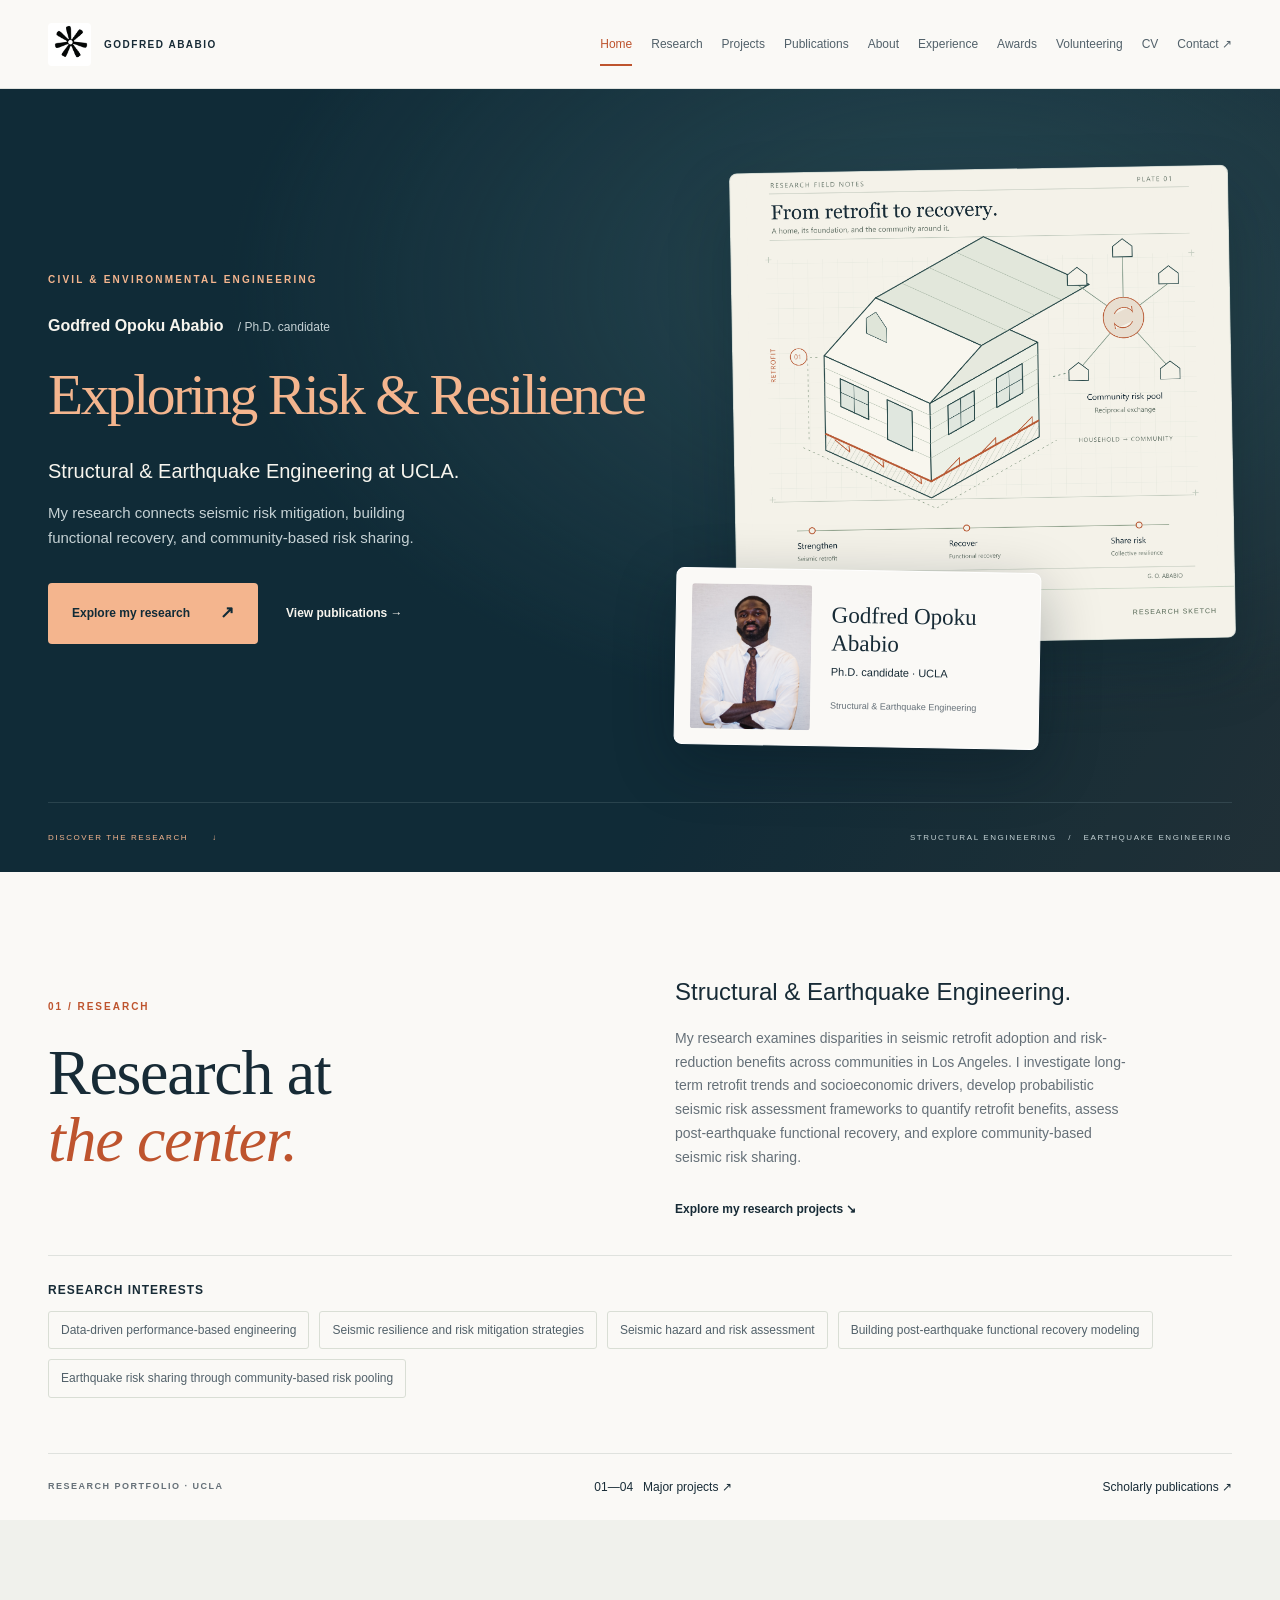
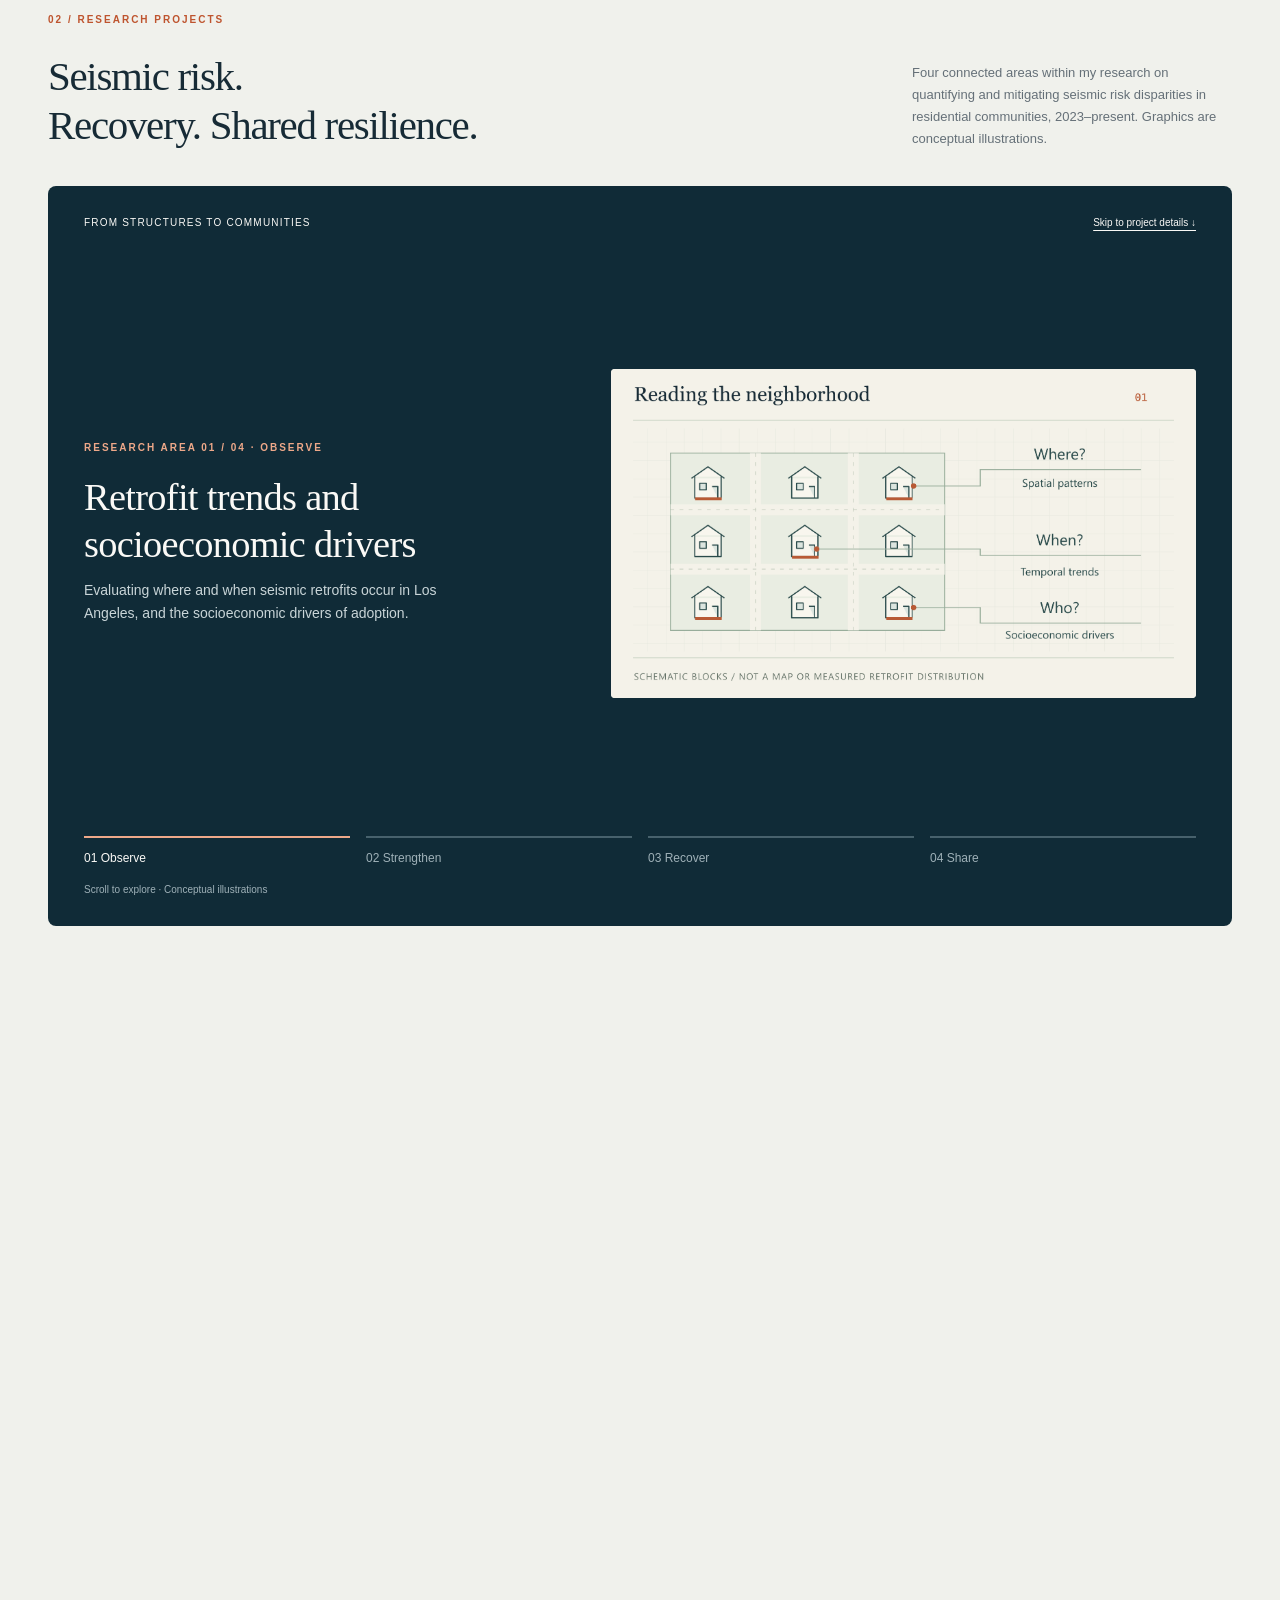
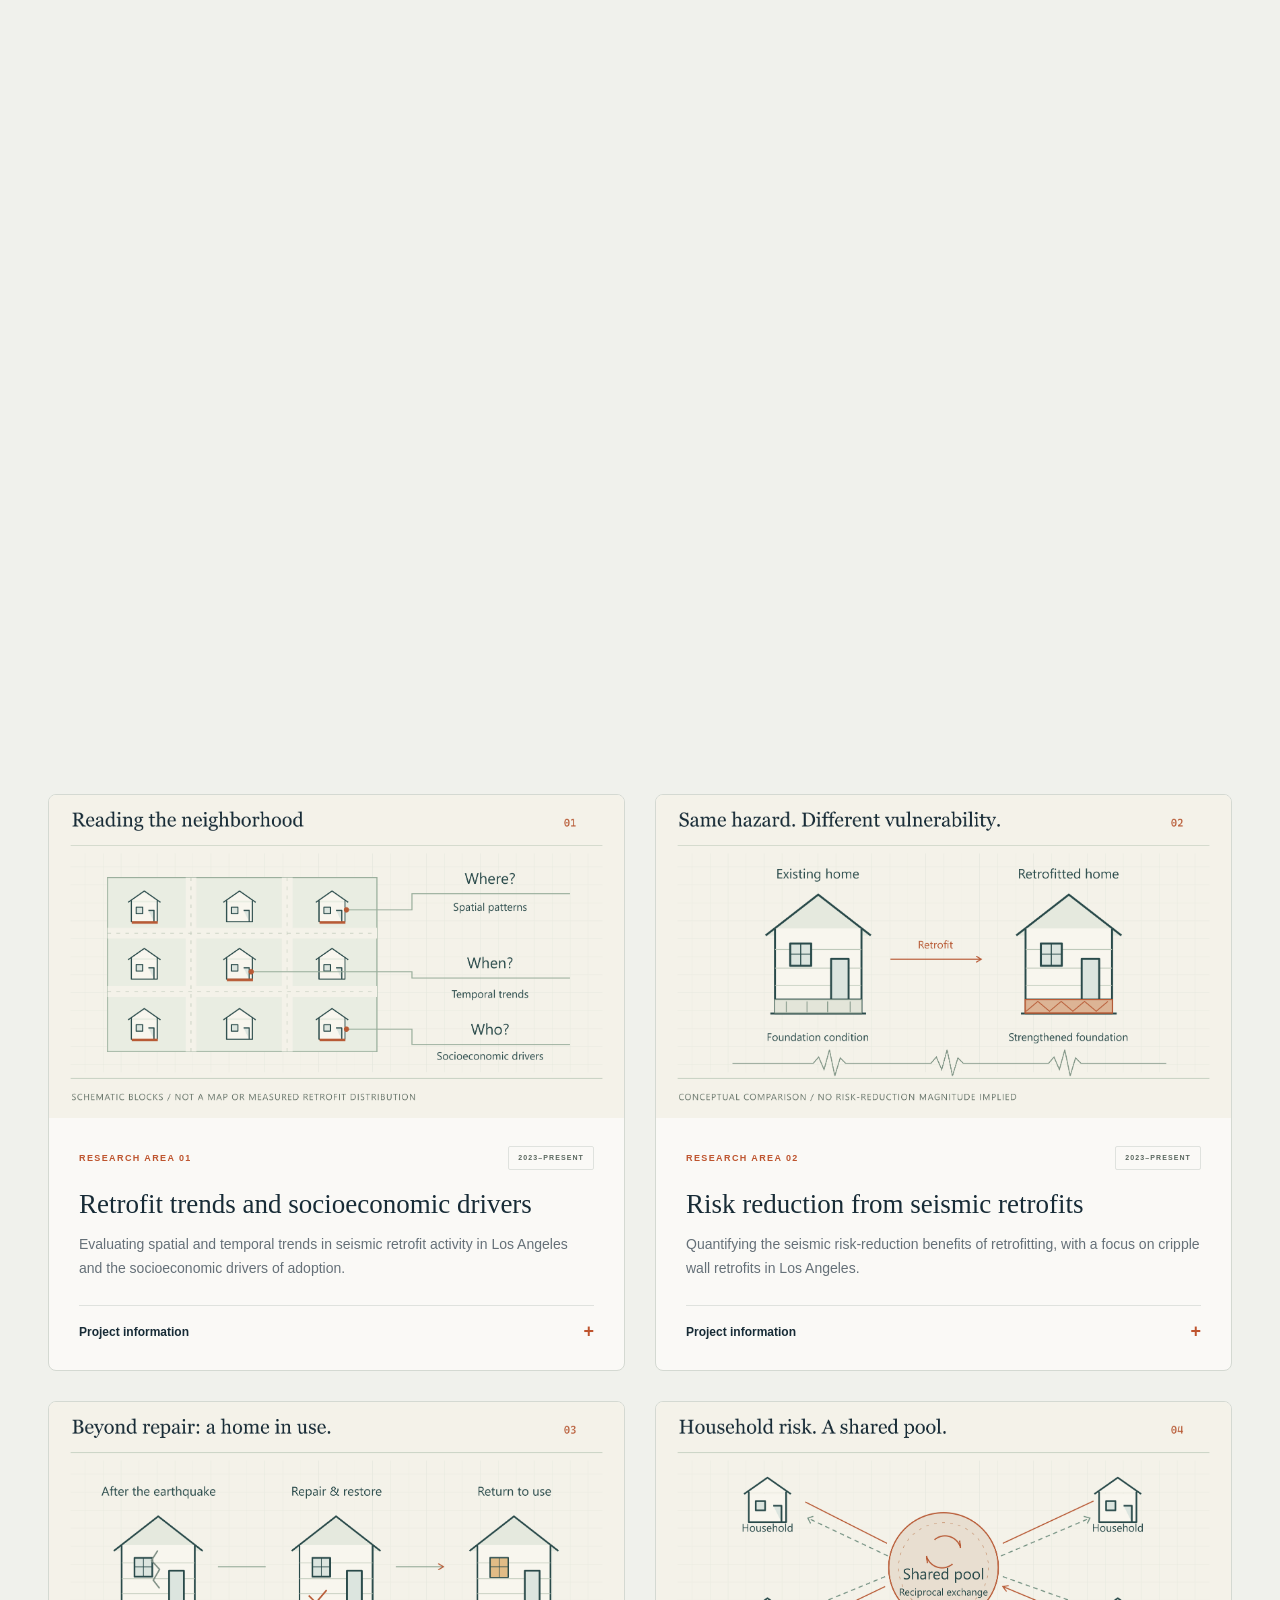
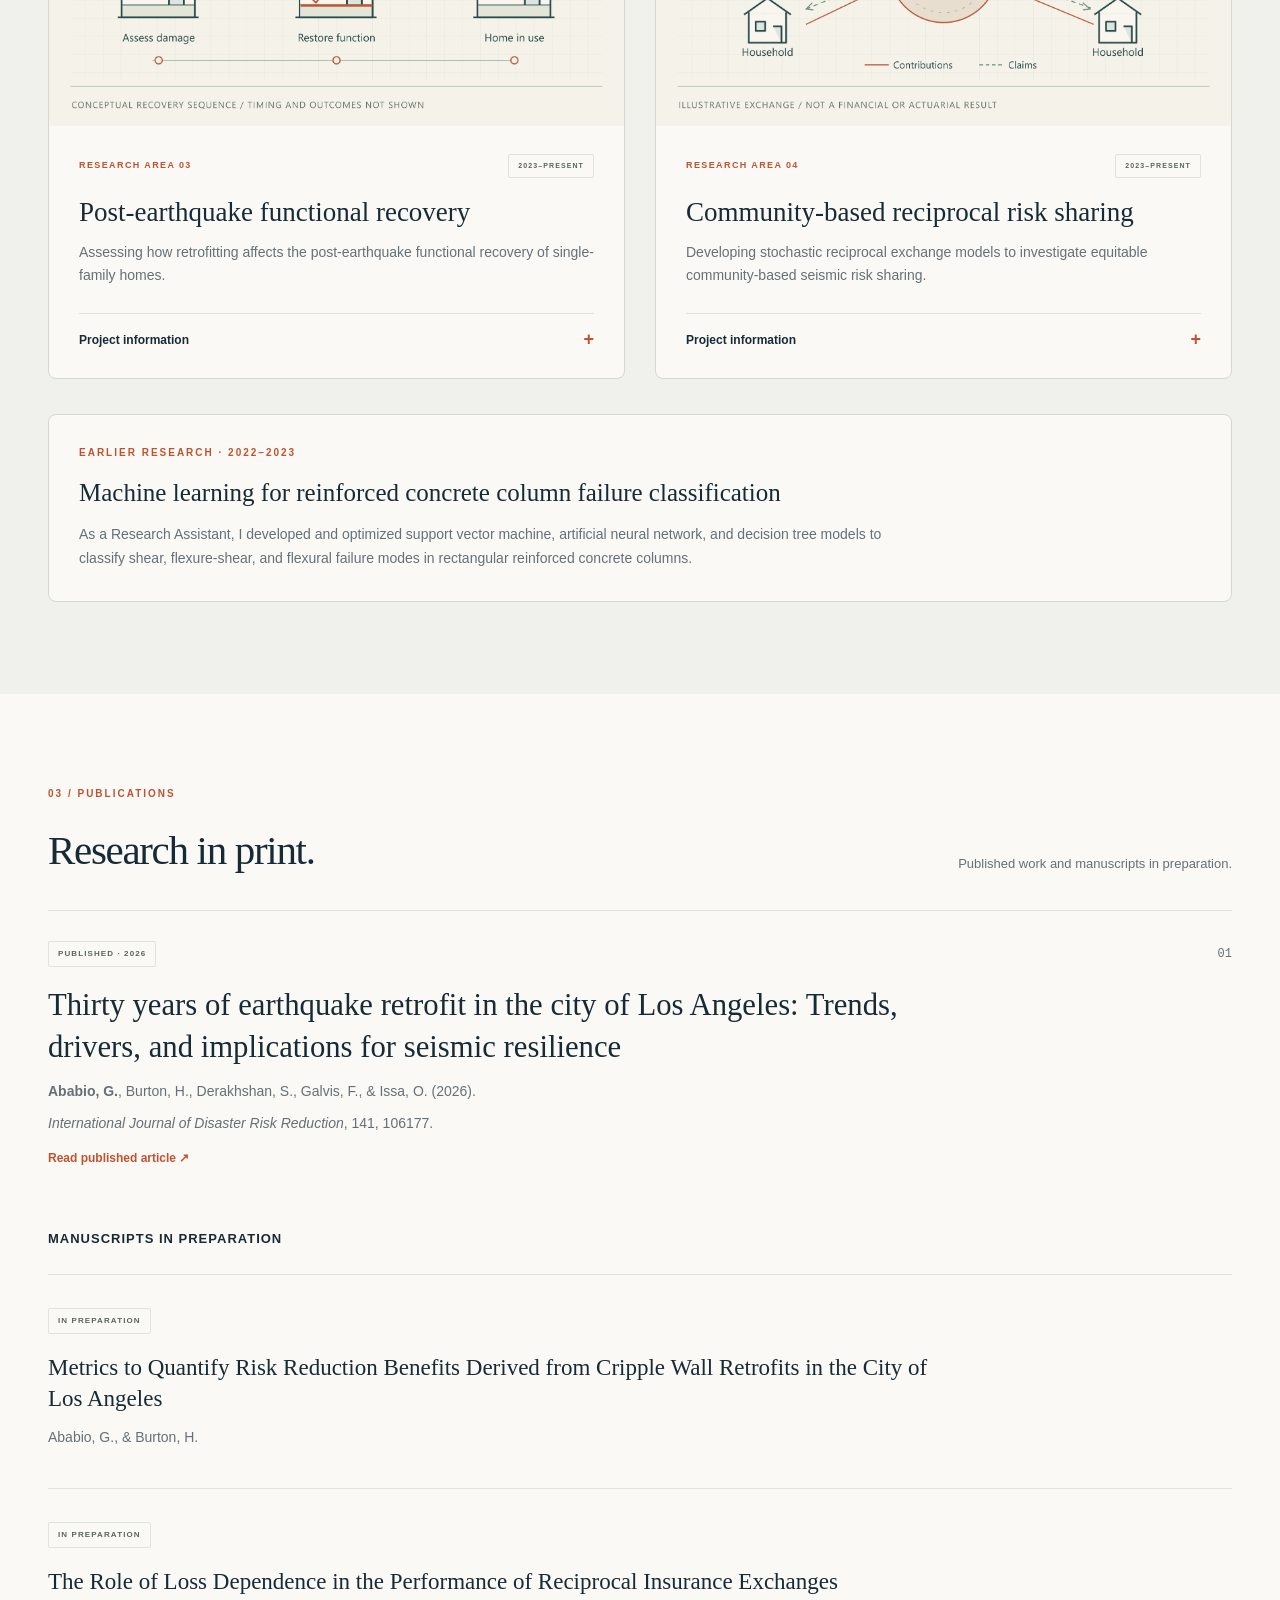
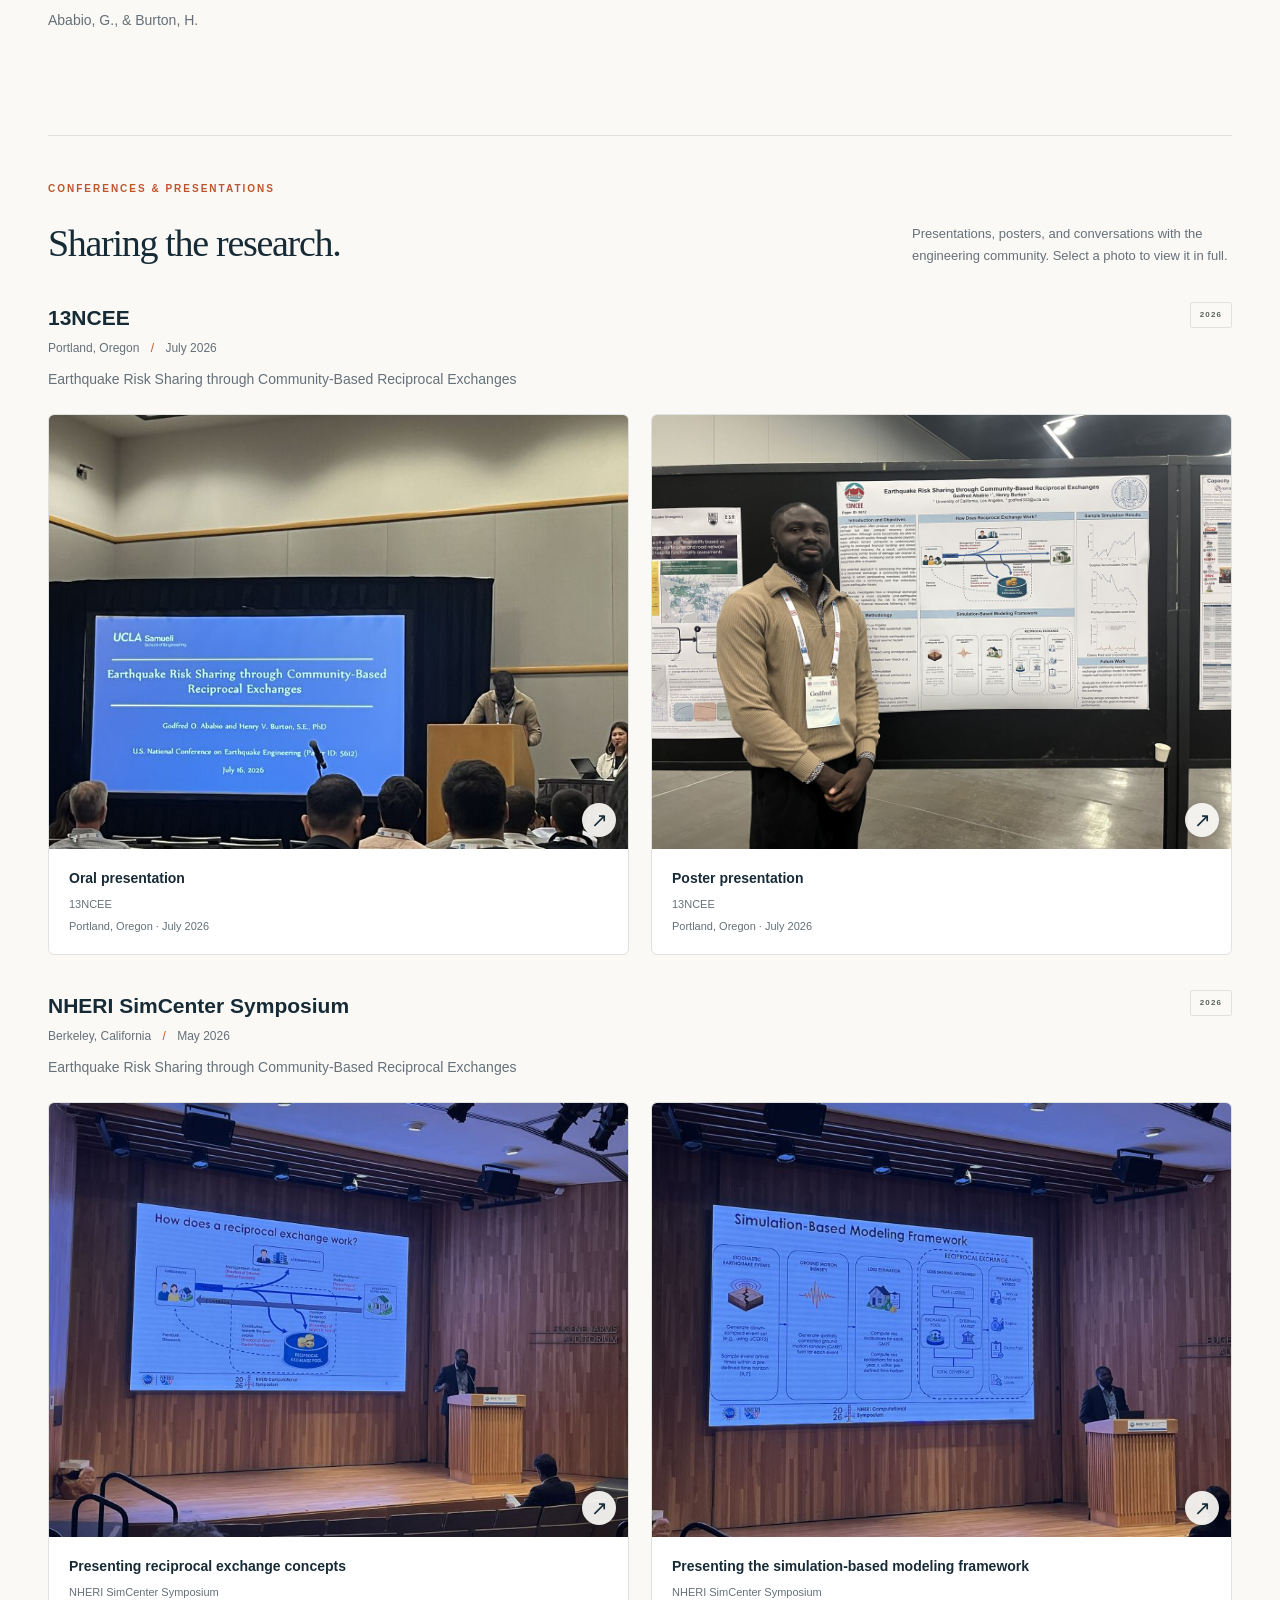
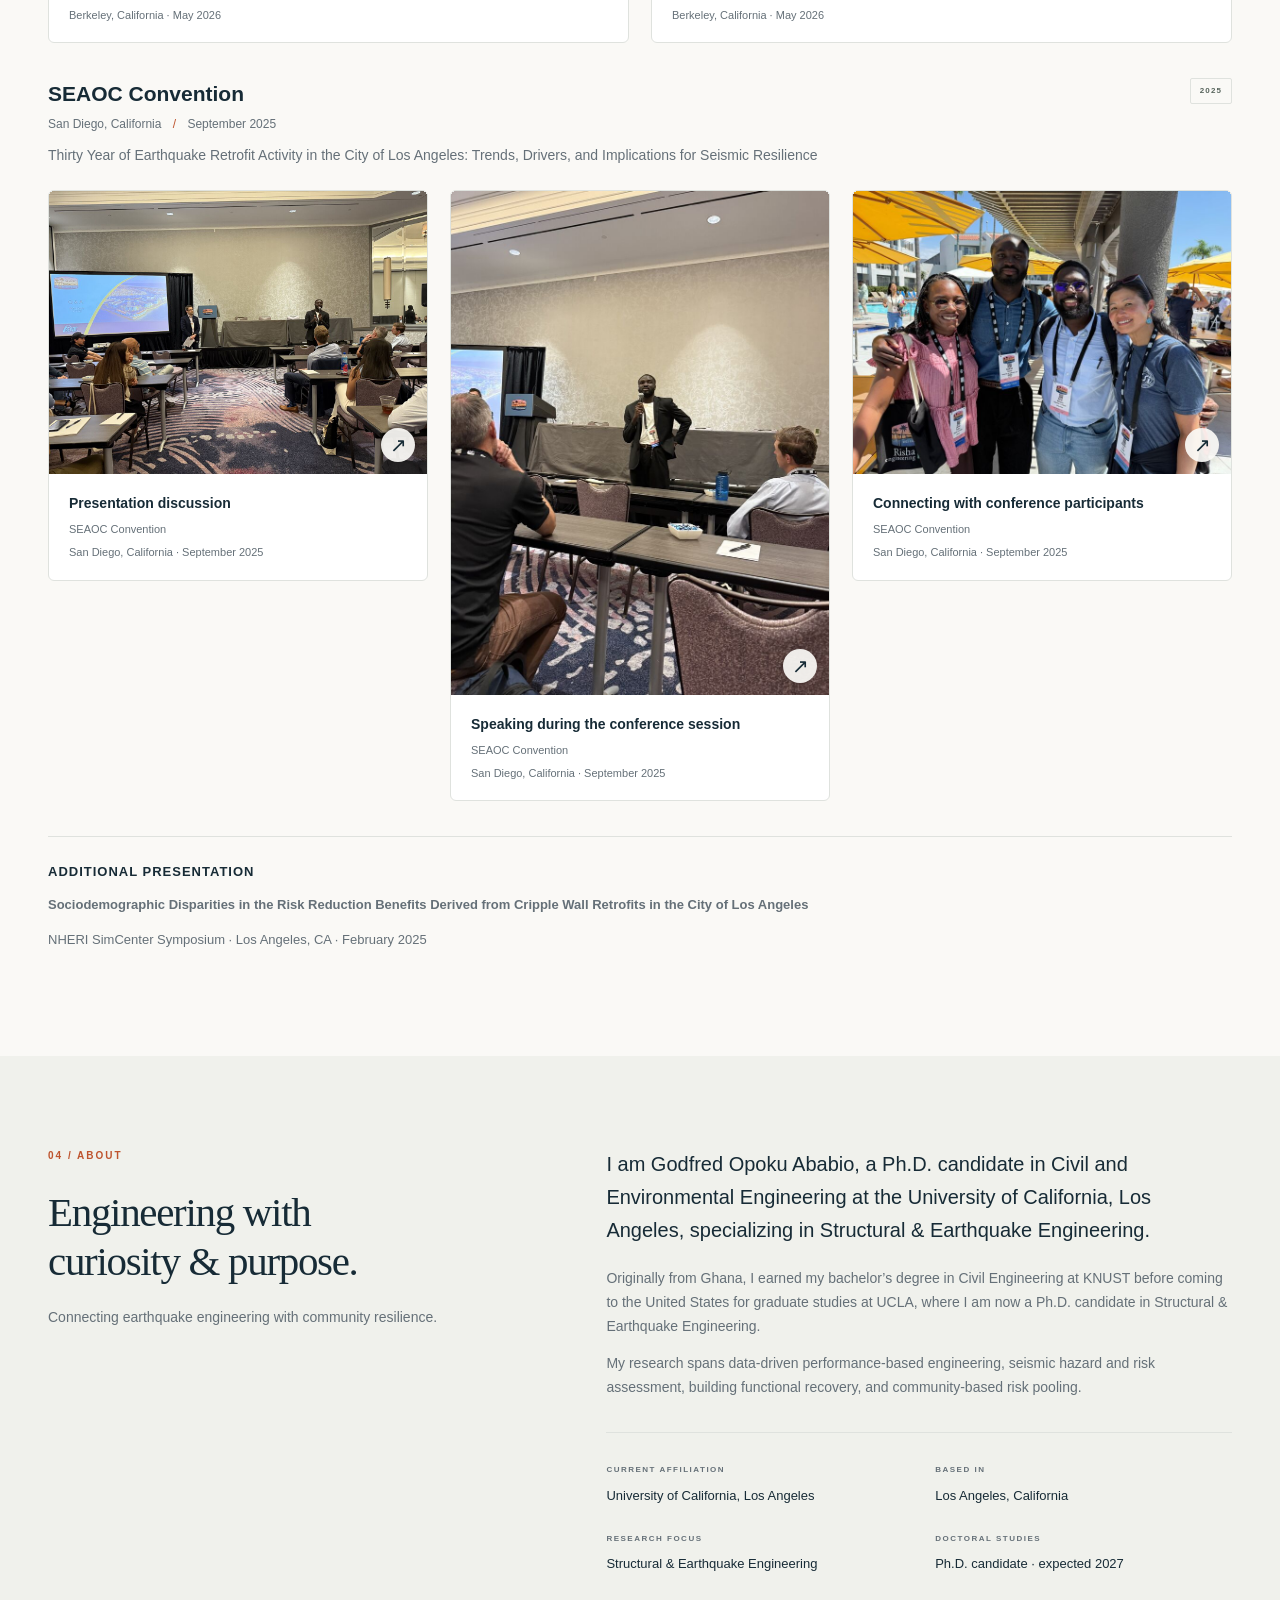
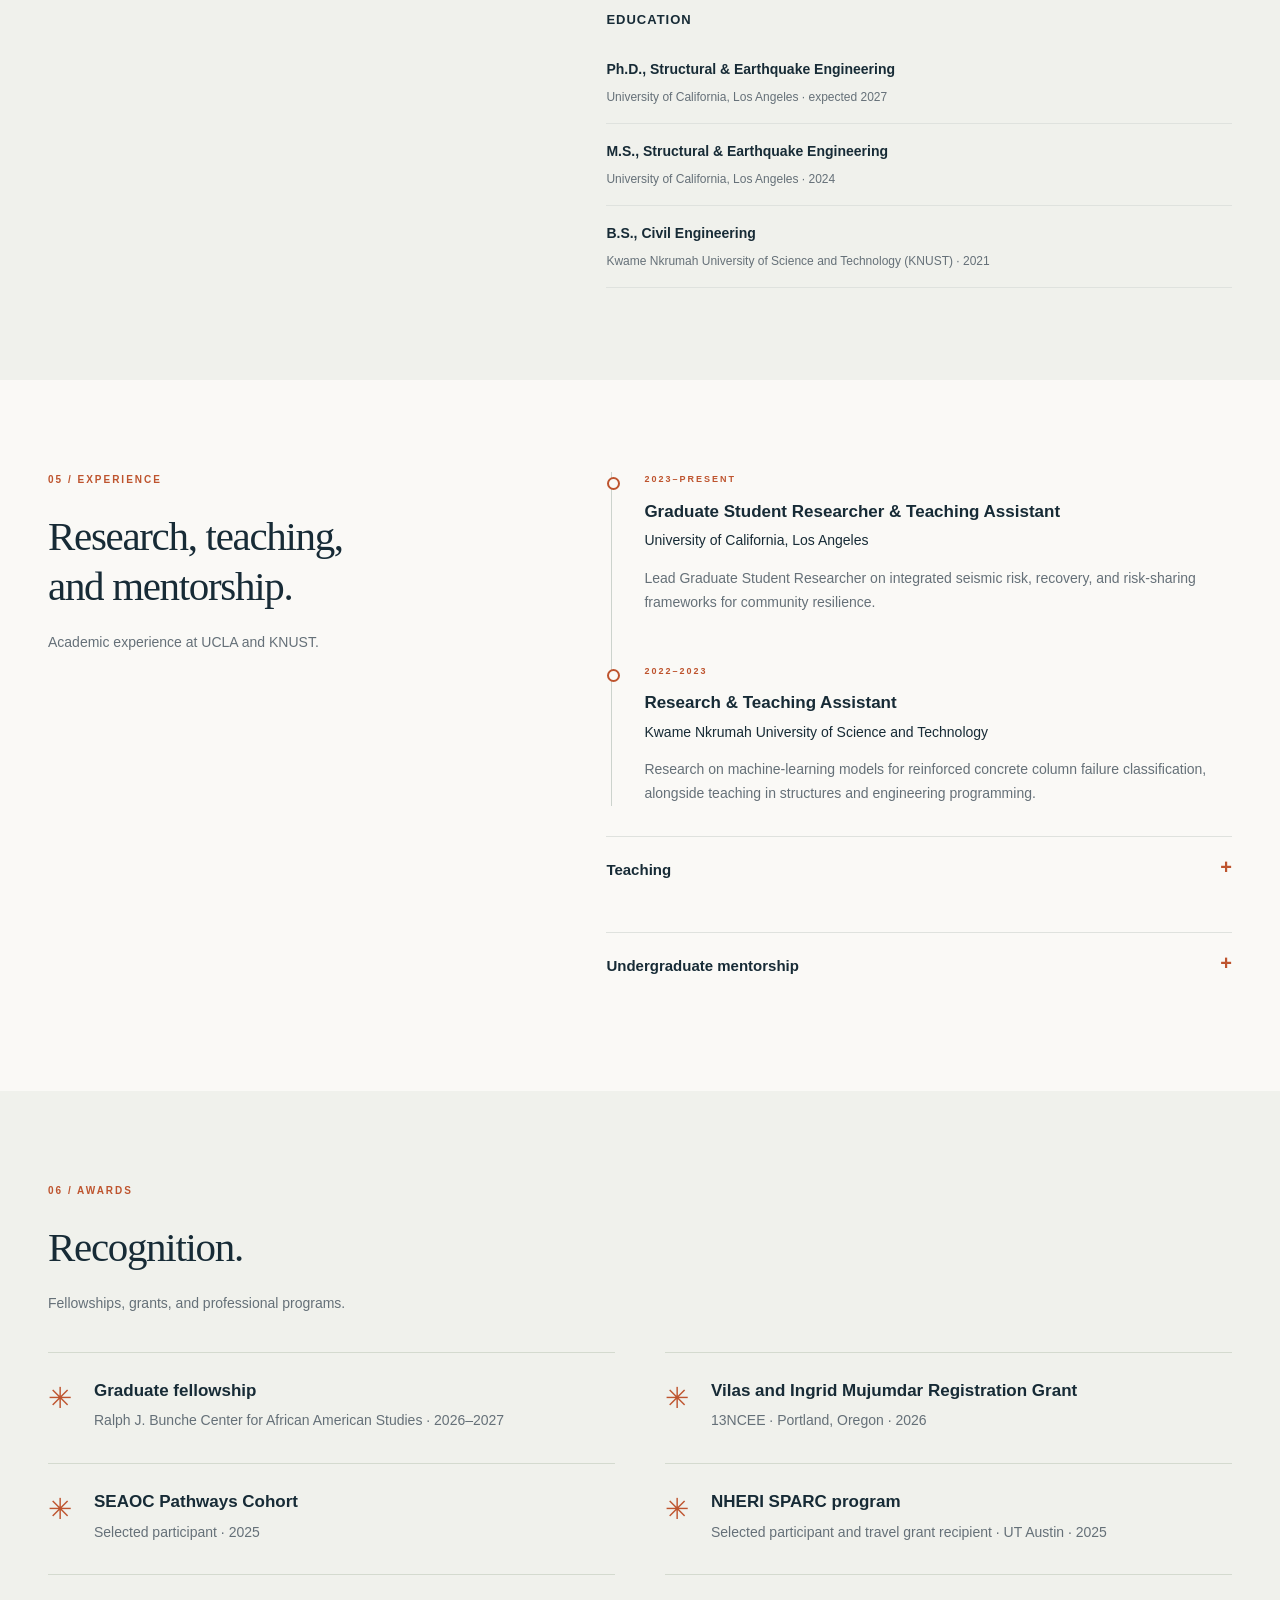
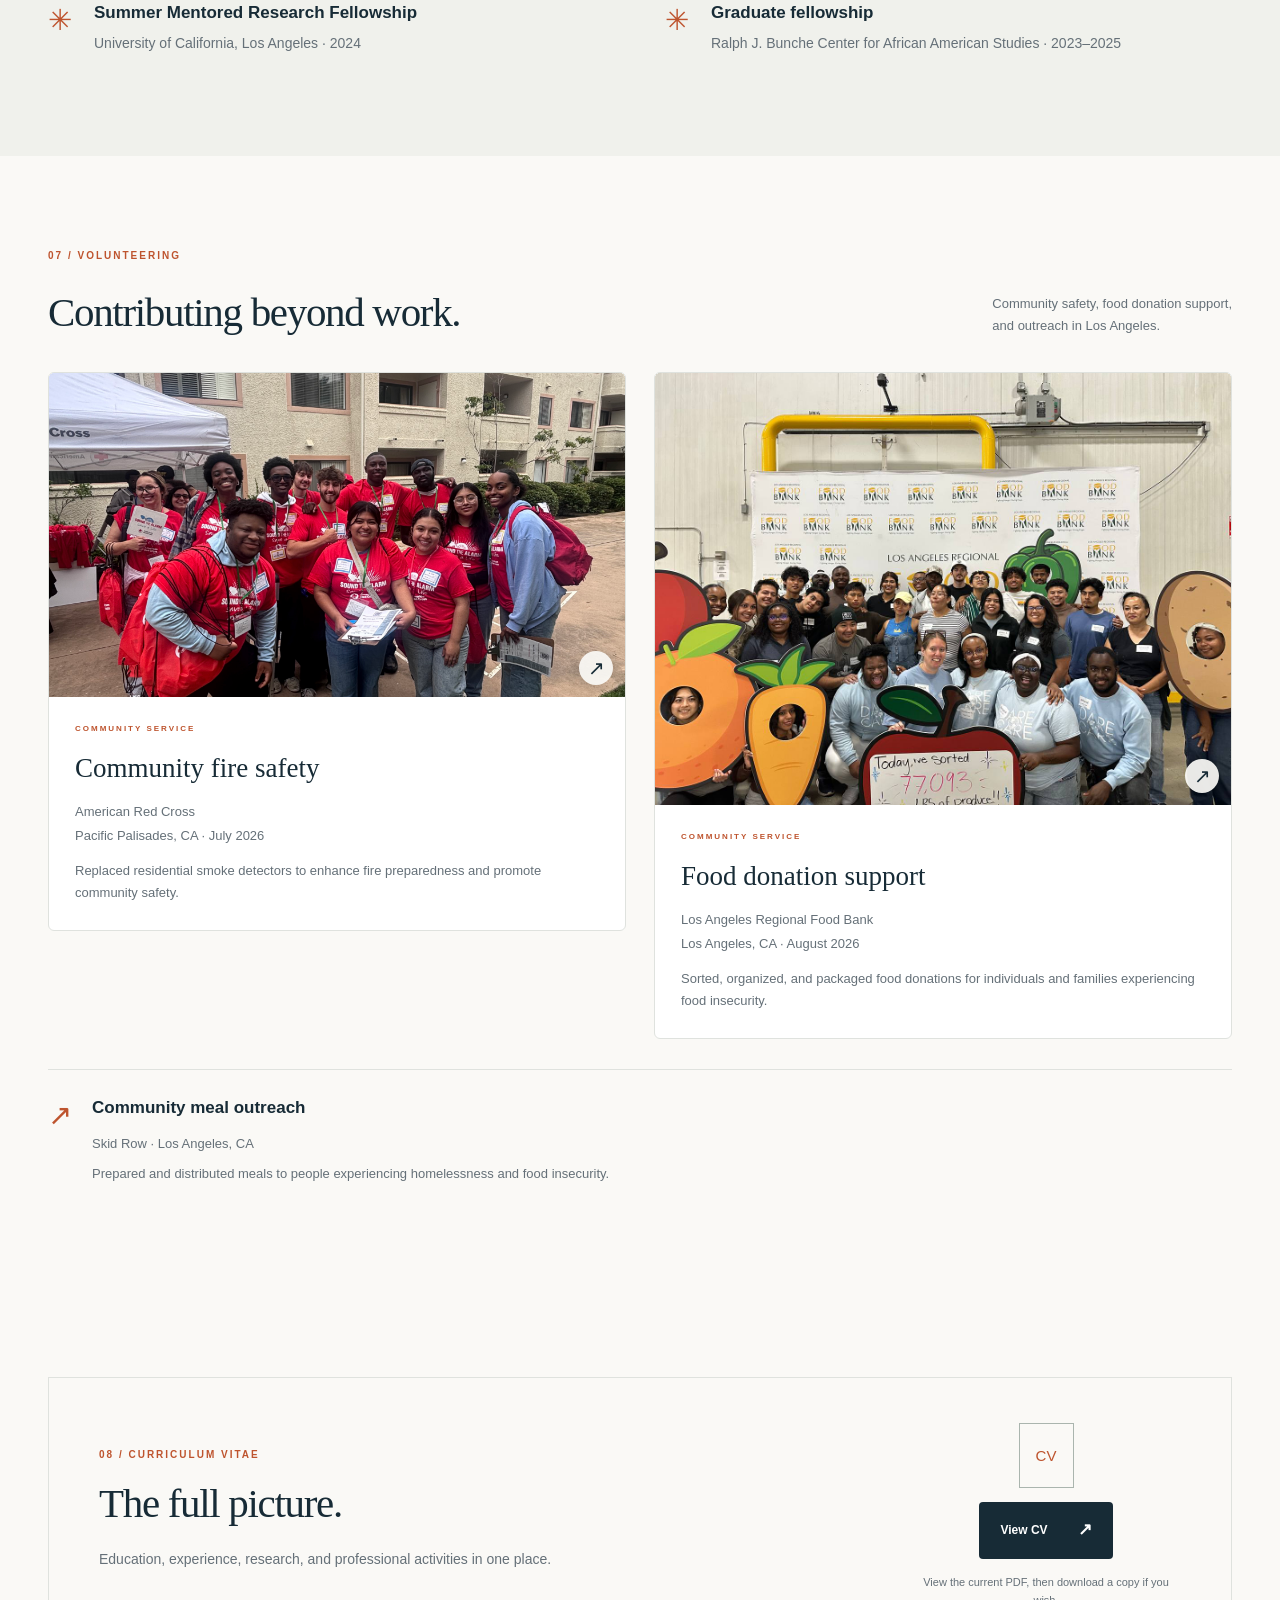
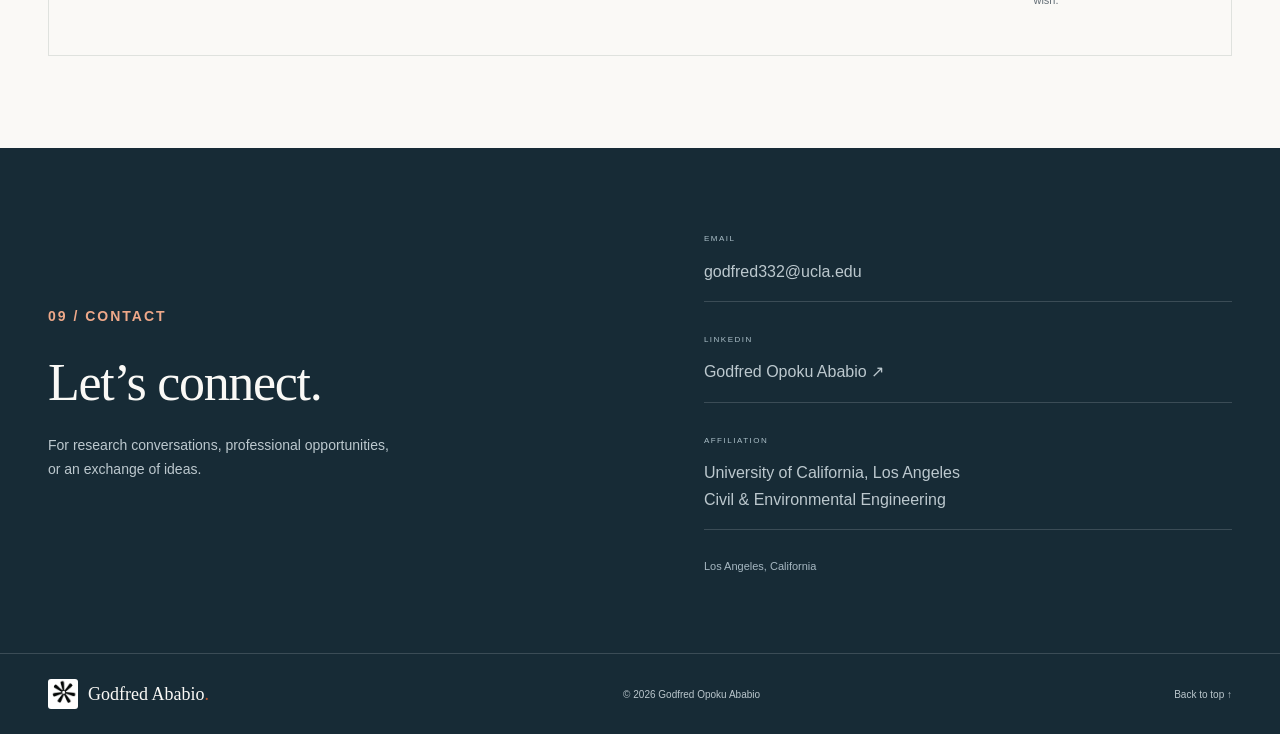
<file: index.html>
<!DOCTYPE html>
<html lang="en"><head><meta charset="UTF-8"><meta name="viewport" content="width=device-width, initial-scale=1"><meta name="description" content="Godfred Opoku Ababio, Ph.D. candidate at UCLA. Research in Structural & Earthquake Engineering, seismic risk, functional recovery, and community-based risk sharing."><meta name="theme-color" content="#172b36"><title>Godfred Opoku Ababio — Structural &amp; Earthquake Engineering</title><link rel="icon" href="assets/images/adinkra.png" type="image/png"><link rel="stylesheet" href="assets/css/style.css"><script src="assets/js/main.js" defer></script></head>
<body><a class="skip-link" href="#main">Skip to content</a><header class="site-header"><div class="container header-inner"><a class="brand" href="#home" aria-label="Godfred Opoku Ababio, home"><img class="identity-emblem" src="assets/images/adinkra.png" width="554" height="554" alt="" title="Adinkra personal emblem"><span class="brand-name">GODFRED ABABIO</span></a><button class="menu-toggle" aria-controls="site-nav" aria-expanded="false" aria-label="Open navigation"><span></span><span></span></button><nav id="site-nav" aria-label="Main navigation"><a href="#home" class="active" aria-current="location">Home</a><a href="#research">Research</a><a href="#projects">Projects</a><a href="#publications">Publications</a><a href="#about">About</a><a href="#experience">Experience</a><a href="#awards">Awards</a><a href="#volunteering">Volunteering</a><a href="#cv">CV</a><a href="#contact">Contact ↗</a></nav></div></header>
<main id="main"><section id="home" class="hero">
<div class="hero-backdrop" aria-hidden="true"></div>
<div class="container hero-grid"><div class="hero-copy">
<p class="eyebrow">CIVIL &amp; ENVIRONMENTAL ENGINEERING</p>
<p class="hero-name">Godfred Opoku Ababio <span>/ Ph.D. candidate</span></p>
<h1><span>Exploring Risk &amp; Resilience</span></h1>
<p class="hero-intro">Structural &amp; Earthquake Engineering at UCLA.</p>
<p class="hero-description">My research connects seismic risk mitigation, building functional recovery, and community-based risk sharing.</p>
<div class="button-row"><a class="button" href="#research">Explore my research <span aria-hidden="true">↗</span></a><a class="text-link" href="#publications">View publications <span aria-hidden="true">→</span></a></div>
</div><div class="hero-composition">
<div class="structure-art"><img src="assets/images/research-sketch.png" width="620" height="560" alt="Architectural sketch of a home with a highlighted retrofit zone, a community risk-sharing network, and a strengthen–recover–share-risk sequence. Conceptual schematic, not a design detail or research result."><span class="art-label">RETROFIT / RECOVERY / RISK SHARING <span>RESEARCH SKETCH</span></span></div>
<figure class="profile-card"><img class="profile-photo" src="assets/images/profile.JPG" width="5184" height="3456" alt="Portrait of Godfred Opoku Ababio" fetchpriority="high" decoding="async"><figcaption><strong>Godfred Opoku Ababio</strong><span>Ph.D. candidate · UCLA</span><small>Structural &amp; Earthquake Engineering</small></figcaption></figure>
</div></div>
<div class="container hero-footer"><a href="#research">DISCOVER THE RESEARCH <span aria-hidden="true">↓</span></a><span>STRUCTURAL ENGINEERING &nbsp; / &nbsp; EARTHQUAKE ENGINEERING</span></div></section>

<section id="research" class="section research-section"><div class="container">
<div class="research-heading"><div><p class="eyebrow">01 / RESEARCH</p><h2>Research at<br><em>the center.</em></h2></div><div><p class="lead">Structural &amp; Earthquake Engineering.</p><p class="muted">My research examines disparities in seismic retrofit adoption and risk-reduction benefits across communities in Los Angeles. I investigate long-term retrofit trends and socioeconomic drivers, develop probabilistic seismic risk assessment frameworks to quantify retrofit benefits, assess post-earthquake functional recovery, and explore community-based seismic risk sharing.</p><a class="text-link" href="#projects">Explore my research projects <span aria-hidden="true">↘</span></a></div></div>
<div class="research-interests"><h3>Research interests</h3><ul><li>Data-driven performance-based engineering</li><li>Seismic resilience and risk mitigation strategies</li><li>Seismic hazard and risk assessment</li><li>Building post-earthquake functional recovery modeling</li><li>Earthquake risk sharing through community-based risk pooling</li></ul></div><div class="research-index"><span>RESEARCH PORTFOLIO · UCLA</span><a href="#projects">01—04 &nbsp; Major projects ↗</a><a href="#publications">Scholarly publications ↗</a></div></div></section>
<section id="projects" class="section tinted"><div class="container"><div class="section-title-row"><div><p class="eyebrow">02 / RESEARCH PROJECTS</p><h2>Seismic risk.<br>Recovery. Shared resilience.</h2></div><p>Four connected areas within my research on quantifying and mitigating seismic risk disparities in residential communities, 2023–present. Graphics are conceptual illustrations.</p></div><div class="research-story" hidden aria-label="Four connected research areas"><div class="research-story-stage"><div class="research-story-top"><span>FROM STRUCTURES TO COMMUNITIES</span><a href="#research-details">Skip to project details ↓</a></div><div class="research-scenes"><div class="research-scene"><div class="research-scene-copy"><p class="eyebrow">RESEARCH AREA 01 / 04 · OBSERVE</p><h3>Retrofit trends and socioeconomic drivers</h3><p>Evaluating where and when seismic retrofits occur in Los Angeles, and the socioeconomic drivers of adoption.</p></div><img src="assets/images/research/retrofit-activity.png" width="640" height="360" alt="" loading="lazy"></div><div class="research-scene" hidden><div class="research-scene-copy"><p class="eyebrow">RESEARCH AREA 02 / 04 · STRENGTHEN</p><h3>Risk reduction from seismic retrofits</h3><p>Quantifying the seismic risk-reduction benefits of retrofitting, with a focus on cripple wall retrofits in Los Angeles.</p></div><img src="assets/images/research/retrofit-benefits.png" width="640" height="360" alt="" loading="lazy"></div><div class="research-scene" hidden><div class="research-scene-copy"><p class="eyebrow">RESEARCH AREA 03 / 04 · RECOVER</p><h3>Post-earthquake functional recovery</h3><p>Assessing how retrofitting affects the return to function of single-family homes after an earthquake.</p></div><img src="assets/images/research/functional-recovery.png" width="640" height="360" alt="" loading="lazy"></div><div class="research-scene" hidden><div class="research-scene-copy"><p class="eyebrow">RESEARCH AREA 04 / 04 · SHARE</p><h3>Community-based reciprocal risk sharing</h3><p>Developing stochastic reciprocal exchange models to investigate equitable community-based seismic risk sharing.</p></div><img src="assets/images/research/reciprocal-exchange.png" width="640" height="360" alt="" loading="lazy"></div></div><div class="research-story-bottom"><div class="research-story-steps" aria-hidden="true"><span class="research-story-step is-active">01 Observe</span><span class="research-story-step">02 Strengthen</span><span class="research-story-step">03 Recover</span><span class="research-story-step">04 Share</span></div><p>Scroll to explore · Conceptual illustrations</p></div></div></div><div class="project-grid" id="research-details" tabindex="-1"><article class="project-card" id="project-1"><div class="project-image research-illustration"><img src="assets/images/research/retrofit-activity.png" width="640" height="360" alt="Schematic neighborhood blocks with highlighted retrofit foundations and questions about spatial patterns, temporal trends, and socioeconomic drivers." loading="lazy" decoding="async"></div><div class="project-body"><div class="project-kicker"><span>RESEARCH AREA 01</span><span class="tag">2023–PRESENT</span></div><h3>Retrofit trends and socioeconomic drivers</h3><p>Evaluating spatial and temporal trends in seismic retrofit activity in Los Angeles and the socioeconomic drivers of adoption.</p><details class="project-details"><summary>Project information <span aria-hidden="true">+</span></summary><dl><div><dt>Research focus</dt><dd>Seismic retrofit activity in Los Angeles</dd></div><div><dt>My contribution</dt><dd>Lead Graduate Student Researcher, 2023–present; part of the research on quantifying and mitigating seismic risk disparities in residential communities.</dd></div><div><dt>Approach</dt><dd>Evaluation of spatial and temporal trends and socioeconomic drivers of retrofit activity.</dd></div><div><dt>Related work</dt><dd><a href="#publication-retrofit">Published article on thirty years of earthquake retrofit activity ↗</a></dd></div></dl></details></div></article><article class="project-card" id="project-2"><div class="project-image research-illustration"><img src="assets/images/research/retrofit-benefits.png" width="640" height="360" alt="The same house before and after a conceptual foundation retrofit, under a shared earthquake hazard. No reduction magnitude is shown." loading="lazy" decoding="async"></div><div class="project-body"><div class="project-kicker"><span>RESEARCH AREA 02</span><span class="tag">2023–PRESENT</span></div><h3>Risk reduction from seismic retrofits</h3><p>Quantifying the seismic risk-reduction benefits of retrofitting, with a focus on cripple wall retrofits in Los Angeles.</p><details class="project-details"><summary>Project information <span aria-hidden="true">+</span></summary><dl><div><dt>Research focus</dt><dd>Retrofit-induced seismic risk-reduction benefits</dd></div><div><dt>My contribution</dt><dd>Lead Graduate Student Researcher, 2023–present; part of the research on quantifying and mitigating seismic risk disparities in residential communities.</dd></div><div><dt>Approach</dt><dd>Quantification of retrofit-induced seismic risk-reduction benefits.</dd></div><div><dt>Related work</dt><dd><a href="#manuscript-retrofit">Related manuscript: metrics for risk-reduction benefits (in preparation) ↗</a></dd></div></dl></details></div></article><article class="project-card" id="project-3"><div class="project-image research-illustration"><img src="assets/images/research/functional-recovery.png" width="640" height="360" alt="Three stages of a home after an earthquake: assess damage, restore function, and return to use. Timing is not depicted." loading="lazy" decoding="async"></div><div class="project-body"><div class="project-kicker"><span>RESEARCH AREA 03</span><span class="tag">2023–PRESENT</span></div><h3>Post-earthquake functional recovery</h3><p>Assessing how retrofitting affects the post-earthquake functional recovery of single-family homes.</p><details class="project-details"><summary>Project information <span aria-hidden="true">+</span></summary><dl><div><dt>Research focus</dt><dd>Retrofitting and functional recovery of single-family homes</dd></div><div><dt>My contribution</dt><dd>Lead Graduate Student Researcher, 2023–present; undergraduate co-supervision through the UCLA-HBCU Summer program in 2026.</dd></div><div><dt>Approach</dt><dd>Assessment of retrofit effects on post-earthquake functional recovery.</dd></div><div><dt>Related work</dt><dd>Ongoing research on quantifying and mitigating seismic risk disparities in residential communities.</dd></div></dl></details></div></article><article class="project-card" id="project-4"><div class="project-image research-illustration"><img src="assets/images/research/reciprocal-exchange.png" width="640" height="360" alt="Four households contributing to a reciprocal exchange pool, with claims flowing back to households. An illustrative risk-sharing network." loading="lazy" decoding="async"></div><div class="project-body"><div class="project-kicker"><span>RESEARCH AREA 04</span><span class="tag">2023–PRESENT</span></div><h3>Community-based reciprocal risk sharing</h3><p>Developing stochastic reciprocal exchange models to investigate equitable community-based seismic risk sharing.</p><details class="project-details"><summary>Project information <span aria-hidden="true">+</span></summary><dl><div><dt>Research focus</dt><dd>Equitable community-based seismic risk sharing</dd></div><div><dt>My contribution</dt><dd>Lead Graduate Student Researcher, 2023–present; part of the research on quantifying and mitigating seismic risk disparities in residential communities.</dd></div><div><dt>Approach</dt><dd>Stochastic reciprocal exchange modeling.</dd></div><div><dt>Related work</dt><dd><a href="#manuscript-exchanges">Related manuscript on loss dependence in reciprocal insurance exchanges (in preparation) ↗</a></dd></div></dl></details></div></article></div><div class="earlier-project"><p class="eyebrow">EARLIER RESEARCH · 2022–2023</p><h3>Machine learning for reinforced concrete column failure classification</h3><p>As a Research Assistant, I developed and optimized support vector machine, artificial neural network, and decision tree models to classify shear, flexure-shear, and flexural failure modes in rectangular reinforced concrete columns.</p></div></div></section>
<section id="publications" class="section"><div class="container"><div class="section-title-row"><div><p class="eyebrow">03 / PUBLICATIONS</p><h2>Research in print.</h2></div><p>Published work and manuscripts in preparation.</p></div><article class="publication" id="publication-retrofit"><div class="publication-meta"><span class="tag">PUBLISHED · 2026</span><span>01</span></div><h3>Thirty years of earthquake retrofit in the city of Los Angeles: Trends, drivers, and implications for seismic resilience</h3><p><strong>Ababio, G.</strong>, Burton, H., Derakhshan, S., Galvis, F., &amp; Issa, O. (2026).</p><p><em>International Journal of Disaster Risk Reduction</em>, 141, 106177.</p><a class="text-link" href="https://doi.org/10.1016/j.ijdrr.2026.106177">Read published article <span aria-hidden="true">↗</span></a></article><h3 class="subsection-heading">Manuscripts in preparation</h3><article class="publication manuscript" id="manuscript-retrofit"><span class="tag">IN PREPARATION</span><h3>Metrics to Quantify Risk Reduction Benefits Derived from Cripple Wall Retrofits in the City of Los Angeles</h3><p>Ababio, G., &amp; Burton, H.</p></article><article class="publication manuscript" id="manuscript-exchanges"><span class="tag">IN PREPARATION</span><h3>The Role of Loss Dependence in the Performance of Reciprocal Insurance Exchanges</h3><p>Ababio, G., &amp; Burton, H.</p></article><div class="conference-gallery" id="presentations"><div class="section-title-row"><div><p class="eyebrow">CONFERENCES &amp; PRESENTATIONS</p><h2>Sharing the research.</h2></div><p>Presentations, posters, and conversations with the engineering community. Select a photo to view it in full.</p></div><section class="conference-event" aria-label="13NCEE · July 2026"><div class="event-heading"><div><h3>13NCEE</h3><p>Portland, Oregon <span aria-hidden="true">/</span> July 2026</p></div><span class="tag">2026</span></div><p class="event-talk">Earthquake Risk Sharing through Community-Based Reciprocal Exchanges</p><div class="event-photo-grid"><figure class="event-photo"><a class="gallery-image-link" href="assets/images/presentations/13NCEE_Portland_Oregon1.jfif" data-gallery aria-label="View full photo: Oral presentation at 13NCEE · Portland, Oregon · July 2026"><img src="assets/images/presentations/13NCEE_Portland_Oregon1.jfif" width="800" height="600" alt="Oral presentation at 13NCEE" loading="lazy" decoding="async"><span class="photo-expand" aria-hidden="true">↗</span></a><figcaption><strong>Oral presentation</strong><span>13NCEE</span><span>Portland, Oregon · July 2026</span></figcaption></figure><figure class="event-photo"><a class="gallery-image-link" href="assets/images/presentations/13NCEE_Portland_Oregon2.jfif" data-gallery aria-label="View full photo: Poster presentation at 13NCEE · Portland, Oregon · July 2026"><img src="assets/images/presentations/13NCEE_Portland_Oregon2.jfif" width="1280" height="960" alt="Poster presentation at 13NCEE" loading="lazy" decoding="async"><span class="photo-expand" aria-hidden="true">↗</span></a><figcaption><strong>Poster presentation</strong><span>13NCEE</span><span>Portland, Oregon · July 2026</span></figcaption></figure></div></section><section class="conference-event" aria-label="NHERI SimCenter Symposium · May 2026"><div class="event-heading"><div><h3>NHERI SimCenter Symposium</h3><p>Berkeley, California <span aria-hidden="true">/</span> May 2026</p></div><span class="tag">2026</span></div><p class="event-talk">Earthquake Risk Sharing through Community-Based Reciprocal Exchanges</p><div class="event-photo-grid"><figure class="event-photo"><a class="gallery-image-link" href="assets/images/presentations/NHERI_Simcenter_Berkeley1.jfif" data-gallery aria-label="View full photo: Presenting reciprocal exchange concepts at NHERI SimCenter Symposium · Berkeley, California · May 2026"><img src="assets/images/presentations/NHERI_Simcenter_Berkeley1.jfif" width="800" height="600" alt="Presenting reciprocal exchange concepts at NHERI SimCenter Symposium" loading="lazy" decoding="async"><span class="photo-expand" aria-hidden="true">↗</span></a><figcaption><strong>Presenting reciprocal exchange concepts</strong><span>NHERI SimCenter Symposium</span><span>Berkeley, California · May 2026</span></figcaption></figure><figure class="event-photo"><a class="gallery-image-link" href="assets/images/presentations/NHERI_Simcenter_Berkeley2.jfif" data-gallery aria-label="View full photo: Presenting the simulation-based modeling framework at NHERI SimCenter Symposium · Berkeley, California · May 2026"><img src="assets/images/presentations/NHERI_Simcenter_Berkeley2.jfif" width="800" height="600" alt="Presenting the simulation-based modeling framework at NHERI SimCenter Symposium" loading="lazy" decoding="async"><span class="photo-expand" aria-hidden="true">↗</span></a><figcaption><strong>Presenting the simulation-based modeling framework</strong><span>NHERI SimCenter Symposium</span><span>Berkeley, California · May 2026</span></figcaption></figure></div></section><section class="conference-event" aria-label="SEAOC Convention · September 2025"><div class="event-heading"><div><h3>SEAOC Convention</h3><p>San Diego, California <span aria-hidden="true">/</span> September 2025</p></div><span class="tag">2025</span></div><p class="event-talk">Thirty Year of Earthquake Retrofit Activity in the City of Los Angeles: Trends, Drivers, and Implications for Seismic Resilience</p><div class="event-photo-grid"><figure class="event-photo"><a class="gallery-image-link" href="assets/images/presentations/SEAOC_Conference_San_Diego3.jfif" data-gallery aria-label="View full photo: Presentation discussion at SEAOC Convention · San Diego, California · September 2025"><img src="assets/images/presentations/SEAOC_Conference_San_Diego3.jfif" width="1280" height="960" alt="Presentation discussion at SEAOC Convention" loading="lazy" decoding="async"><span class="photo-expand" aria-hidden="true">↗</span></a><figcaption><strong>Presentation discussion</strong><span>SEAOC Convention</span><span>San Diego, California · September 2025</span></figcaption></figure><figure class="event-photo"><a class="gallery-image-link" href="assets/images/presentations/SEAOC_Conference_San_Diego2.jfif" data-gallery aria-label="View full photo: Speaking during the conference session at SEAOC Convention · San Diego, California · September 2025"><img src="assets/images/presentations/SEAOC_Conference_San_Diego2.jfif" width="800" height="1067" alt="Speaking during the conference session at SEAOC Convention" loading="lazy" decoding="async"><span class="photo-expand" aria-hidden="true">↗</span></a><figcaption><strong>Speaking during the conference session</strong><span>SEAOC Convention</span><span>San Diego, California · September 2025</span></figcaption></figure><figure class="event-photo"><a class="gallery-image-link" href="assets/images/presentations/SEAOC_Conference_San_Diego1.jfif" data-gallery aria-label="View full photo: Connecting with conference participants at SEAOC Convention · San Diego, California · September 2025"><img src="assets/images/presentations/SEAOC_Conference_San_Diego1.jfif" width="800" height="600" alt="Connecting with conference participants at SEAOC Convention" loading="lazy" decoding="async"><span class="photo-expand" aria-hidden="true">↗</span></a><figcaption><strong>Connecting with conference participants</strong><span>SEAOC Convention</span><span>San Diego, California · September 2025</span></figcaption></figure></div></section><div class="additional-presentation"><h3>Additional presentation</h3><p><strong>Sociodemographic Disparities in the Risk Reduction Benefits Derived from Cripple Wall Retrofits in the City of Los Angeles</strong></p><p>NHERI SimCenter Symposium · Los Angeles, CA · February 2025</p></div></div></div></section>

<section id="about" class="section tinted"><div class="container split-section"><div><p class="eyebrow">04 / ABOUT</p><h2>Engineering with<br>curiosity &amp; purpose.</h2><p class="muted">Connecting earthquake engineering with community resilience.</p></div><div><p class="lead">I am Godfred Opoku Ababio, a Ph.D. candidate in Civil and Environmental Engineering at the University of California, Los Angeles, specializing in Structural & Earthquake Engineering.</p><p class="muted">Originally from Ghana, I earned my bachelor’s degree in Civil Engineering at KNUST before coming to the United States for graduate studies at UCLA, where I am now a Ph.D. candidate in Structural &amp; Earthquake Engineering.</p><p class="muted">My research spans data-driven performance-based engineering, seismic hazard and risk assessment, building functional recovery, and community-based risk pooling.</p><div class="facts"><div><span>CURRENT AFFILIATION</span>University of California, Los Angeles</div><div><span>BASED IN</span>Los Angeles, California</div><div><span>RESEARCH FOCUS</span>Structural &amp; Earthquake Engineering</div><div><span>DOCTORAL STUDIES</span>Ph.D. candidate · expected 2027</div></div><div class="education"><h3>Education</h3><ul class="content-list"><li><strong>Ph.D., Structural &amp; Earthquake Engineering</strong><span>University of California, Los Angeles · expected 2027</span></li><li><strong>M.S., Structural &amp; Earthquake Engineering</strong><span>University of California, Los Angeles · 2024</span></li><li><strong>B.S., Civil Engineering</strong><span>Kwame Nkrumah University of Science and Technology (KNUST) · 2021</span></li></ul></div></div></div></section><section id="experience" class="section"><div class="container split-section"><div><p class="eyebrow">05 / EXPERIENCE</p><h2>Research, teaching,<br>and mentorship.</h2><p class="muted">Academic experience at UCLA and KNUST.</p></div><div><div class="timeline"><article><p class="eyebrow">2023–PRESENT</p><h3>Graduate Student Researcher &amp; Teaching Assistant</h3><p>University of California, Los Angeles</p><p class="muted">Lead Graduate Student Researcher on integrated seismic risk, recovery, and risk-sharing frameworks for community resilience.</p></article><article><p class="eyebrow">2022–2023</p><h3>Research &amp; Teaching Assistant</h3><p>Kwame Nkrumah University of Science and Technology</p><p class="muted">Research on machine-learning models for reinforced concrete column failure classification, alongside teaching in structures and engineering programming.</p></article></div><details class="section-disclosure"><summary>Teaching <span aria-hidden="true">+</span></summary><ul class="content-list"><li><strong>Teaching Assistant · C&amp;EE 144 — Structural System Design</strong><span>UCLA · Spring 2026</span><p>Seismic and wind design criteria; reinforced concrete, mass timber, and wood design.</p></li><li><strong>Co-Instructor · CE 151 — Elementary Structures</strong><span>KNUST · January–April 2022</span><p>Structures and loads, determinate structures and trusses, internal forces, cables and arches, and influence lines.</p></li><li><strong>Teaching Assistant · CE 255 — Theory of Structures</strong><span>KNUST · June–August 2022</span><p>Conjugate beam, moment-area, and virtual work methods for beams and trusses.</p></li><li><strong>Teaching Assistant · CE 257 — Python Programming for Engineers</strong><span>KNUST · June–August 2022</span><p>Control structures, functions, NumPy, Pandas, and Matplotlib.</p></li><li><strong>Teaching Assistant · CE 351 — Structural Analysis</strong><span>KNUST · January–April 2022</span><p>Moment distribution, slope-displacement, the three-moment equation, and Castigliano’s second theorem.</p></li></ul></details><details class="section-disclosure"><summary>Undergraduate mentorship <span aria-hidden="true">+</span></summary><ul class="content-list"><li><strong>UCLA-HBCU Summer program · 2026</strong><p>Co-supervised Gantt Essence from Howard University in evaluating retrofit effects on post-earthquake functional recovery of single-family dwellings in Los Angeles.</p></li><li><strong>Ralph J. Bunche Center fellowship · 2025</strong><p>Co-supervised Ammaarah Gage in developing equitable earthquake risk and resilience solutions.</p></li></ul></details></div></div></section>
<section class="section tinted"><div class="container awards-panel"><div id="awards"><p class="eyebrow">06 / AWARDS</p><h2>Recognition.</h2><p class="muted">Fellowships, grants, and professional programs.</p><div class="detail-card"><span class="detail-symbol" aria-hidden="true">✳</span><div><h3>Graduate fellowship</h3><p>Ralph J. Bunche Center for African American Studies · 2026–2027</p></div></div><div class="detail-card"><span class="detail-symbol" aria-hidden="true">✳</span><div><h3>Vilas and Ingrid Mujumdar Registration Grant</h3><p>13NCEE · Portland, Oregon · 2026</p></div></div><div class="detail-card"><span class="detail-symbol" aria-hidden="true">✳</span><div><h3>SEAOC Pathways Cohort</h3><p>Selected participant · 2025</p></div></div><div class="detail-card"><span class="detail-symbol" aria-hidden="true">✳</span><div><h3>NHERI SPARC program</h3><p>Selected participant and travel grant recipient · UT Austin · 2025</p></div></div><div class="detail-card"><span class="detail-symbol" aria-hidden="true">✳</span><div><h3>Summer Mentored Research Fellowship</h3><p>University of California, Los Angeles · 2024</p></div></div><div class="detail-card"><span class="detail-symbol" aria-hidden="true">✳</span><div><h3>Graduate fellowship</h3><p>Ralph J. Bunche Center for African American Studies · 2023–2025</p></div></div></div></div></section><section id="volunteering" class="section volunteering-section"><div class="container"><div class="section-title-row"><div><p class="eyebrow">07 / VOLUNTEERING</p><h2>Contributing beyond work.</h2></div><p>Community safety, food donation support,<br>and outreach in Los Angeles.</p></div><div class="volunteer-grid"><figure class="volunteer-card"><a class="gallery-image-link" href="assets/images/volunteering/red-cross.jpeg" data-gallery aria-label="View full photo: American Red Cross · Pacific Palisades, CA · July 2026"><img src="assets/images/volunteering/red-cross.jpeg" width="4032" height="2268" alt="Volunteer group at American Red Cross" loading="lazy" decoding="async"><span class="photo-expand" aria-hidden="true">↗</span></a><figcaption><p class="eyebrow">COMMUNITY SERVICE</p><h3>Community fire safety</h3><p class="volunteer-caption">American Red Cross<br>Pacific Palisades, CA · July 2026</p><p>Replaced residential smoke detectors to enhance fire preparedness and promote community safety.</p></figcaption></figure><figure class="volunteer-card"><a class="gallery-image-link" href="assets/images/volunteering/food-bank.JPG" data-gallery aria-label="View full photo: Los Angeles Regional Food Bank · Los Angeles, CA · August 2026"><img src="assets/images/volunteering/food-bank.JPG" width="1280" height="960" alt="Volunteer group at Los Angeles Regional Food Bank" loading="lazy" decoding="async"><span class="photo-expand" aria-hidden="true">↗</span></a><figcaption><p class="eyebrow">COMMUNITY SERVICE</p><h3>Food donation support</h3><p class="volunteer-caption">Los Angeles Regional Food Bank<br>Los Angeles, CA · August 2026</p><p>Sorted, organized, and packaged food donations for individuals and families experiencing food insecurity.</p></figcaption></figure></div><div class="service-note"><span class="detail-symbol" aria-hidden="true">↗</span><div><h3>Community meal outreach</h3><p>Skid Row · Los Angeles, CA</p><p>Prepared and distributed meals to people experiencing homelessness and food insecurity.</p></div></div></div></section>
<section id="cv" class="section"><div class="container cv-panel"><div><p class="eyebrow">08 / CURRICULUM VITAE</p><h2>The full picture.</h2><p class="muted">Education, experience, research, and professional activities in one place.</p></div><div class="cv-action"><span class="document-icon" aria-hidden="true">CV</span><a class="button" href="cv.html">View CV <span aria-hidden="true">↗</span></a><p>View the current PDF, then download a copy if you wish.</p></div></div></section>
<section id="contact" class="contact"><div class="container contact-grid"><div><p class="eyebrow">09 / CONTACT</p><h2>Let’s connect.</h2><p>For research conversations, professional opportunities,<br>or an exchange of ideas.</p></div><div><div class="contact-item"><span>EMAIL</span><p><a href="mailto:godfred332@ucla.edu">godfred332@ucla.edu</a></p></div><div class="contact-item"><span>LINKEDIN</span><p><a href="https://www.linkedin.com/in/godfred-opoku-ababio-276928185" target="_blank" rel="noopener noreferrer" aria-label="Godfred Opoku Ababio on LinkedIn (opens in a new tab)">Godfred Opoku Ababio ↗</a></p></div><div class="contact-item"><span>AFFILIATION</span><p>University of California, Los Angeles<br>Civil &amp; Environmental Engineering</p></div><small>Los Angeles, California</small></div></div></section></main><dialog class="photo-dialog" aria-labelledby="photo-dialog-title"><div class="photo-dialog-toolbar"><h2 id="photo-dialog-title">Event photograph</h2><button class="photo-close" type="button" aria-label="Close photo viewer">Close <span aria-hidden="true">×</span></button></div><p class="photo-loading" role="status" hidden>Loading photograph…</p><img class="photo-dialog-image" alt="" hidden><p class="photo-dialog-caption"></p><div class="photo-dialog-controls"><button type="button" class="photo-previous" aria-label="Previous photograph">← Previous</button><span class="photo-dialog-count" aria-live="polite"></span><button type="button" class="photo-next" aria-label="Next photograph">Next →</button></div></dialog>
<footer class="site-footer"><div class="container footer-inner"><a href="#home" class="footer-name"><img class="footer-emblem" src="assets/images/adinkra.png" width="554" height="554" alt="">Godfred Ababio<span>.</span></a><p>© <span id="current-year">2026</span> Godfred Opoku Ababio</p><a href="#home">Back to top ↑</a></div></footer></body></html>
</file>
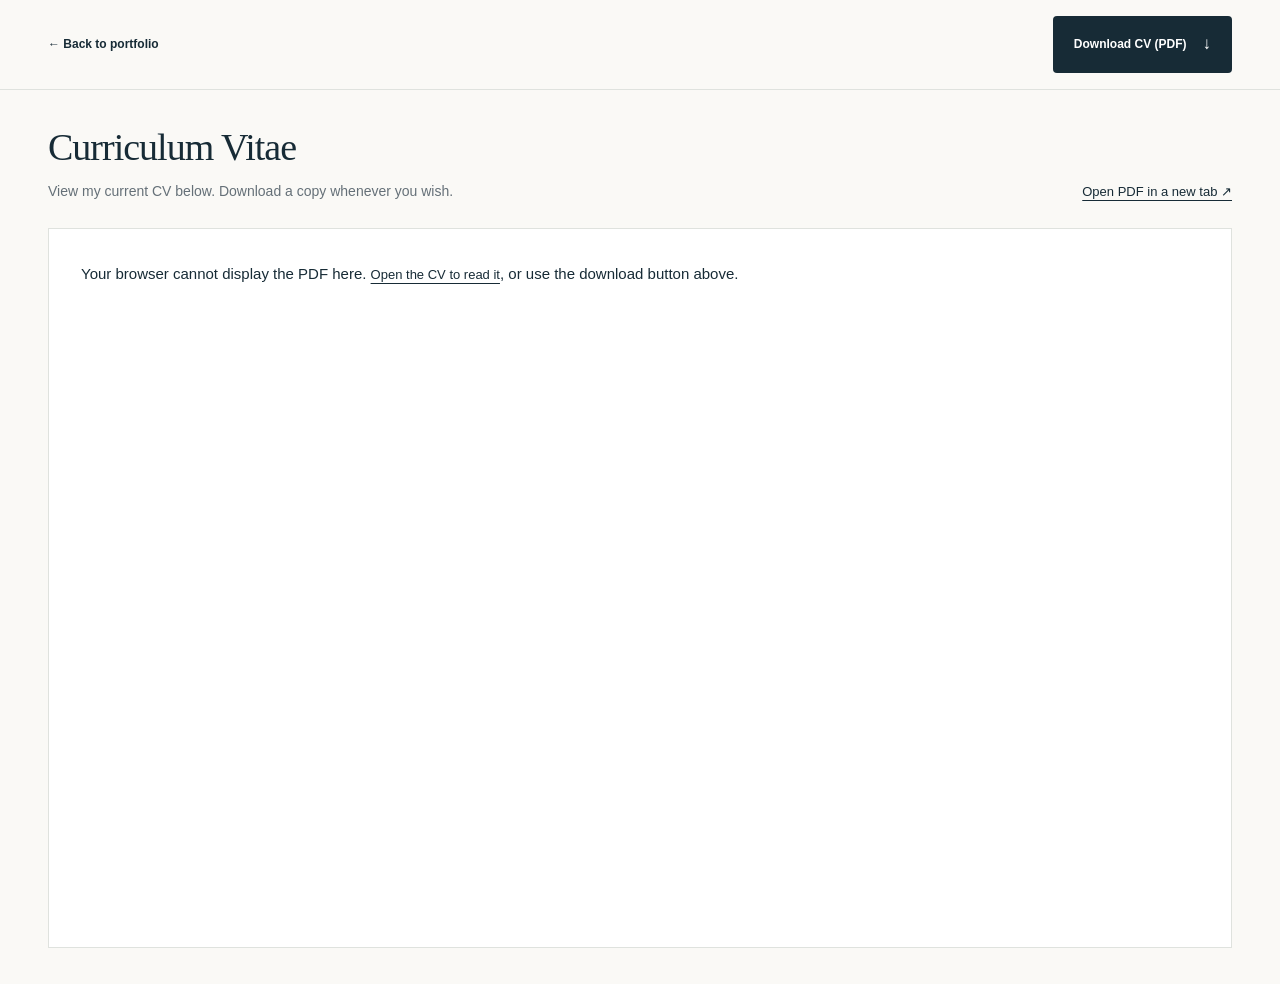
<file: cv.html>
<!doctype html>
<html lang="en"><head><meta charset="utf-8"><meta name="viewport" content="width=device-width,initial-scale=1"><title>Curriculum Vitae | Godfred Opoku Ababio</title><link rel="icon" href="assets/images/adinkra.png"><link rel="stylesheet" href="assets/css/style.css"><style>
.cv-toolbar{position:sticky;top:0;z-index:10;background:var(--paper);border-bottom:1px solid var(--line);padding:16px 0}.cv-toolbar .container{display:flex;justify-content:space-between;align-items:center;gap:20px}.cv-reader{padding-block:36px}.cv-reader h1{font-size:38px;letter-spacing:-1px;margin-bottom:12px}.cv-reader-intro{display:flex;justify-content:space-between;align-items:center;gap:20px;margin-bottom:24px}.cv-reader-intro p{margin:0;font-size:14px;color:var(--muted)}.cv-direct{text-decoration:underline;text-underline-offset:4px;white-space:nowrap;font-size:13px}.cv-pdf{display:block;width:100%;height:80vh;min-height:480px;border:1px solid var(--line);background:white}.cv-fallback{padding:32px}.cv-toolbar .button{gap:16px}@media(max-width:650px){.cv-toolbar .container{width:calc(100% - 32px);gap:12px}.cv-toolbar .button{font-size:11px;padding:12px;gap:8px}.cv-reader{padding-block:28px}.cv-reader h1{font-size:32px}.cv-reader-intro{align-items:start;flex-direction:column;gap:12px}.cv-pdf{height:75vh;min-height:400px}}
</style></head><body><a class="skip-link" href="#cv-content">Skip to CV</a><header class="cv-toolbar"><div class="container"><a class="text-link" href="index.html#cv">← Back to portfolio</a><a class="button" href="assets/documents/Godfred_Ababio_CV.pdf?v=7a39ba398b95" download="Godfred_Ababio_CV.pdf">Download CV (PDF) <span aria-hidden="true">↓</span></a></div></header><main id="cv-content" class="container cv-reader"><h1>Curriculum Vitae</h1><div class="cv-reader-intro"><p>View my current CV below. Download a copy whenever you wish.</p><a class="cv-direct" href="assets/documents/Godfred_Ababio_CV.pdf?v=7a39ba398b95" target="_blank" rel="noopener">Open PDF in a new tab ↗</a></div><object class="cv-pdf" data="assets/documents/Godfred_Ababio_CV.pdf?v=7a39ba398b95" type="application/pdf" aria-label="Godfred Opoku Ababio curriculum vitae"><p class="cv-fallback">Your browser cannot display the PDF here. <a class="cv-direct" href="assets/documents/Godfred_Ababio_CV.pdf?v=7a39ba398b95">Open the CV to read it</a>, or use the download button above.</p></object></main></body></html>
</file>
<file: assets/css/style.css>
:root{--paper:#faf9f6;--ink:#172b36;--muted:#657078;--accent:#be542e;--line:#dfe2de;--tinted:#f0f1ec;--serif:Georgia,'Times New Roman',serif}*{box-sizing:border-box}html{scroll-behavior:smooth;scroll-padding-top:100px}body{margin:0;background:var(--paper);color:var(--ink);font-family:'Segoe UI',Arial,sans-serif;font-size:15px;line-height:1.7}a{color:inherit;text-decoration:none}button{font:inherit}img{display:block;max-width:100%;height:auto}::selection{background:#f0c7af}:focus-visible{outline:3px solid var(--accent);outline-offset:5px}.container{width:min(1200px,calc(100% - 96px));margin-inline:auto}.skip-link{position:fixed;top:-100px;left:20px;background:var(--ink);color:white;padding:12px 20px;z-index:100}.skip-link:focus{top:12px}.site-header{position:sticky;top:0;z-index:20;background:rgba(250,249,246,.98);border-bottom:1px solid var(--line)}.header-inner{min-height:88px;display:flex;align-items:center;justify-content:space-between;gap:24px}.brand{display:flex;gap:13px;align-items:center;flex-shrink:0}.brand-mark{font-family:var(--serif);font-size:32px;letter-spacing:-2px;line-height:1}.brand-mark span,.footer-name span{color:var(--accent)}.brand-name{font-size:10px;letter-spacing:1.5px;font-weight:700}nav{display:flex;align-items:center;gap:19px}nav a{font-size:12px;color:#52616a;position:relative;padding:32px 0}nav a:hover,nav a.active{color:var(--accent)}nav a.active:after{content:'';position:absolute;bottom:20px;left:0;right:0;height:2px;background:var(--accent)}.menu-toggle{display:none}.hero{padding-top:65px;overflow:hidden}.hero-grid{display:grid;grid-template-columns:1.16fr 1fr;gap:64px;align-items:center}.eyebrow{font-size:10px;letter-spacing:2px;font-weight:700;line-height:1.6;margin:0 0 24px;color:var(--accent)}h1,h2,h3,p{margin-top:0}h1{font-family:var(--serif);font-weight:400;font-size:clamp(44px,4.6vw,66px);line-height:1.12;letter-spacing:-2.8px;margin-bottom:27px}h1>span{color:var(--accent)}.hero-intro{max-width:445px;font-size:18px;line-height:1.65;margin-bottom:12px}.hero-intro strong{font-weight:600}.hero-description{font-size:14px;color:var(--muted);max-width:380px;margin-bottom:32px}.button-row{display:flex;align-items:center;gap:28px}.button{display:inline-flex;align-items:center;justify-content:space-between;gap:30px;padding:14px 21px;border-radius:4px;font-size:12px;font-weight:600;background:var(--ink);color:white;transition:background .2s,transform .2s}.button:hover{background:#2c4958;transform:translateY(-2px)}.button span{font-size:17px}.text-link{font-size:12px;font-weight:600}.text-link:hover{color:var(--accent)}.hero-meta{margin-top:43px;display:flex;flex-wrap:wrap;gap:18px;font-size:8px;letter-spacing:1.3px;color:var(--muted)}.hero-meta span+span:before{content:'/';margin-right:18px}.hero-visual{background:#eef0ea;border:1px solid #e0e4dc;border-radius:4px}.visual-top,.visual-bottom{display:flex;justify-content:space-between;align-items:center;padding:18px 23px;font-size:8px;letter-spacing:1.7px;color:#627167}.hero-visual img{width:100%;margin:-20px 0}.visual-bottom{border-top:1px solid #dce1d7;letter-spacing:.5px;font-size:10px}.hero-footer{display:flex;justify-content:space-between;border-top:1px solid var(--line);margin-top:60px;padding:23px 0;font-size:8px;letter-spacing:1.6px;color:var(--muted)}.section{padding:92px 0}.tinted{background:var(--tinted)}section[id],div[id]{scroll-margin-top:100px}h2{font-family:var(--serif);font-size:clamp(30px,3.2vw,43px);font-weight:400;line-height:1.2;letter-spacing:-1.3px;margin-bottom:20px}h3{font-size:17px;font-weight:600;line-height:1.5;margin-bottom:12px}.split-section{display:grid;grid-template-columns:1fr 1.35fr;gap:95px}.lead{font-size:20px;line-height:1.65}.muted{color:var(--muted);font-size:14px}.facts{display:grid;grid-template-columns:1fr 1fr;gap:25px 32px;border-top:1px solid var(--line);padding-top:30px;margin-top:32px}.facts>div{display:flex;flex-direction:column;gap:8px;font-size:13px}.facts span{font-size:8px;letter-spacing:1.5px;color:var(--muted);font-weight:600}.section-title-row{display:flex;justify-content:space-between;gap:32px;align-items:end;margin-bottom:35px}.section-title-row h2{margin:0}.section-title-row>p{font-size:13px;color:var(--muted);margin:0;max-width:320px}.card-grid{display:grid;grid-template-columns:repeat(3,1fr);gap:22px}.research-card{background:var(--paper);border:1px solid var(--line);padding:30px;border-radius:4px;transition:transform .25s,border-color .25s}.research-card:hover{transform:translateY(-4px);border-color:#bfbdaf}.card-top{display:flex;justify-content:space-between;align-items:center;margin-bottom:38px}.card-top>span{font-size:40px;color:var(--accent);line-height:1}.card-top small{font-size:10px;color:var(--muted);font-family:monospace}.research-card p{font-size:13px;color:var(--muted);margin-bottom:26px}.tag{font-size:8px;letter-spacing:1.1px;font-weight:600;display:inline-block;padding:6px 9px;border:1px solid var(--line);border-radius:2px;color:#59665e;line-height:1.5}.empty-state{display:flex;align-items:center;gap:25px;border-top:1px solid var(--line);border-bottom:1px solid var(--line);padding:32px 0}.empty-state h3{margin-bottom:5px}.empty-state p{font-size:14px;color:var(--muted);margin:0}.empty-state>.tag{margin-left:auto;flex-shrink:0}.project-grid{display:grid;grid-template-columns:1fr 1fr;gap:25px}.project-card{border:1px solid var(--line);background:var(--paper);border-radius:4px;overflow:hidden}.project-image{height:240px;position:relative;display:flex;align-items:center;justify-content:center;overflow:hidden;background-color:#e7ebe3;background-size:30px 30px;background-image:linear-gradient(#dfe3dc 1px,transparent 1px),linear-gradient(90deg,#dfe3dc 1px,transparent 1px)}.project-schematic{display:block;width:220px;height:145px;border:1px solid #536c60;transform:skewY(-9deg);background:repeating-linear-gradient(90deg,transparent 0,transparent 53px,#536c60 54px,#536c60 55px),repeating-linear-gradient(0deg,transparent 0,transparent 46px,#536c60 47px,#536c60 48px);box-shadow:20px -20px 0 -1px #e7ebe3,20px -20px 0 0 #7a8a79}.image-caption{position:absolute;left:23px;bottom:15px;font-size:8px;letter-spacing:1.5px;color:#647566}.wave{background-color:#ece7df}.wave svg{width:100%;fill:none;stroke:var(--accent);stroke-width:1.5}.project-body{padding:28px 30px}.project-body .tag{margin-bottom:16px}.project-body p,.detail-card p{font-size:14px;color:var(--muted)}.project-body small{color:var(--muted);font-size:12px}.timeline{border-left:1px solid #ccd3cd;padding-left:32px;margin-left:5px}.timeline article{position:relative;padding:0 0 35px}.timeline article:last-child{padding-bottom:0}.timeline article:before{content:'';position:absolute;left:-37px;top:5px;width:9px;height:9px;border:2px solid var(--accent);border-radius:50%;background:var(--paper)}.timeline .eyebrow{font-size:9px;margin-bottom:12px}.timeline h3{margin-bottom:5px}.timeline p{font-size:14px}.recognition-grid{display:grid;grid-template-columns:1fr 1fr;gap:65px}.recognition-grid h2{font-size:35px}.detail-card{border-top:1px solid #d4dacf;padding-top:25px;display:flex;gap:22px;margin-top:30px}.detail-symbol{color:var(--accent);font-size:29px;line-height:1.4}.detail-card h3{margin-bottom:6px}.detail-card p{margin-bottom:8px}.cv-panel{border:1px solid var(--line);padding:45px 50px;display:flex;align-items:center;justify-content:space-between;gap:40px}.cv-panel .eyebrow{margin-bottom:16px}.cv-action{max-width:240px;text-align:center;display:flex;flex-direction:column;align-items:center;gap:14px}.document-icon{display:grid;place-items:center;width:55px;height:65px;border:1px solid #aab5ae;color:var(--accent)}.cv-action strong{font-size:13px}.cv-action p{font-size:11px;color:var(--muted);margin:0}.contact{background:var(--ink);color:var(--paper);padding:75px 0}.contact-grid{display:grid;grid-template-columns:1.1fr 1fr;gap:75px;align-items:center}.contact .eyebrow{color:#eea889}.contact h2{font-size:52px}.contact p{font-size:14px;color:#bcc8ce}.contact-item{border-bottom:1px solid #3b4c56;padding:0 0 16px;margin-bottom:22px}.contact-item>span{font-size:8px;letter-spacing:1.5px;color:#abbfc8}.contact-item p{font-size:16px;margin:9px 0 0;overflow-wrap:anywhere}.contact small{font-size:11px;color:#a7b8c2}.site-footer{background:var(--ink);border-top:1px solid #3b4c56;color:#bac6cc;padding:25px 0}.footer-inner{display:flex;justify-content:space-between;align-items:center;gap:25px;font-size:10px}.footer-inner p{margin:0}.footer-name{font-size:18px;font-family:var(--serif);color:var(--paper)}
@media(max-width:1150px){.container{width:calc(100% - 64px)}.brand-name{display:none}nav{gap:14px}.hero-grid{gap:35px}h1{font-size:49px}.split-section{gap:50px}.research-card{padding:25px}}
@media(max-width:900px){.header-inner{min-height:74px}.brand-name{display:block}.menu-toggle{display:flex;flex-direction:column;justify-content:center;gap:6px;border:1px solid var(--line);background:transparent;padding:12px;width:42px;height:40px;cursor:pointer}.menu-toggle span{display:block;background:var(--ink);height:1px;width:16px;transition:transform .2s}.menu-toggle[aria-expanded=true] span:first-child{transform:translateY(3.5px) rotate(45deg)}.menu-toggle[aria-expanded=true] span:last-child{transform:translateY(-3.5px) rotate(-45deg)}nav{display:none;position:absolute;top:74px;left:0;right:0;background:var(--paper);border-bottom:1px solid var(--line);padding:16px 32px 25px;grid-template-columns:1fr 1fr;gap:0 25px;max-height:calc(100dvh - 74px);overflow:auto}nav.is-open{display:grid}nav a{padding:11px 0;font-size:14px}nav a.active:after{bottom:6px;right:auto;width:20px}.hero-grid{gap:24px}h1{font-size:41px;letter-spacing:-1.8px}.hero-intro{font-size:16px}.hero .eyebrow{font-size:8px;letter-spacing:1.3px}.button-row{gap:18px;flex-wrap:wrap}.hero-meta{margin-top:28px;gap:9px;font-size:7px}.hero-meta span+span:before{margin-right:9px}.visual-top{font-size:6px;padding:14px}.visual-bottom{padding:14px;font-size:8px}.section{padding:70px 0}.section-title-row{align-items:start}.card-grid{gap:14px}.research-card{padding:20px}.recognition-grid{gap:35px}.cv-panel{padding:35px}.contact-grid{gap:40px}}
@media(max-width:650px){.container{width:calc(100% - 40px)}.hero{padding-top:43px}.hero-grid{grid-template-columns:1fr;gap:38px}h1{font-size:clamp(38px,9.5vw,58px);letter-spacing:-1.8px}.hero-intro{max-width:440px}.hero-meta{font-size:7px;margin-top:30px}.hero-visual{max-width:470px;width:100%;margin:auto}.hero-visual img{max-height:370px;object-fit:contain}.visual-top{font-size:8px;padding:17px 21px}.visual-bottom{font-size:10px;padding:15px 21px}.hero-footer{margin-top:35px;font-size:7px;letter-spacing:.7px}.hero-footer>span{display:none}.section{padding:57px 0}.split-section,.recognition-grid,.contact-grid{grid-template-columns:1fr;gap:32px}.eyebrow{margin-bottom:18px}h2{font-size:34px}.lead{font-size:18px}.facts{gap:25px 20px}.facts>div{font-size:12px}.section-title-row{flex-direction:column;gap:15px;margin-bottom:28px}.section-title-row>p br{display:none}.card-grid,.project-grid{grid-template-columns:1fr;gap:18px}.research-card{padding:27px}.card-top{margin-bottom:25px}.empty-state{align-items:start;gap:14px;flex-wrap:wrap}.empty-state>div{flex:1;min-width:180px}.empty-state>.tag{margin-left:40px}.project-image{height:215px}.project-body{padding:25px}.recognition-grid{gap:50px}.recognition-grid h2{font-size:32px}.cv-panel{padding:30px;flex-direction:column;align-items:start;gap:30px}.cv-action{align-items:start;text-align:left;max-width:none}.contact{padding:55px 0}.contact h2{font-size:44px}.contact-grid{gap:25px}.contact-item p{font-size:14px}.footer-inner{flex-wrap:wrap;gap:15px;font-size:9px}.footer-name{width:100%}}
@media(max-width:900px){html:not(.js-enabled) .menu-toggle{display:none}html:not(.js-enabled) .site-header{position:relative}html:not(.js-enabled) .header-inner{flex-wrap:wrap;padding-top:20px}html:not(.js-enabled) nav{display:flex;position:static;flex-wrap:wrap;padding:10px 0 20px;gap:0 16px;border:0;max-height:none}html:not(.js-enabled) nav a{font-size:12px}}
@media(prefers-reduced-motion:reduce){html{scroll-behavior:auto}*,*::before,*::after{transition:none!important}}
/* Research-first homepage and project presentation. */
html{scroll-padding-top:0}.hero{position:relative;background:#102b37;color:#f7f5ee;padding-top:80px}.hero-backdrop{position:absolute;inset:0;pointer-events:none;background:radial-gradient(ellipse at 75% 25%,#2f5059 0,transparent 55%),linear-gradient(120deg,transparent 60%,#b8633420);opacity:.8}.hero-grid,.hero-footer{position:relative}.hero-grid{grid-template-columns:1.1fr 1fr;gap:44px}.hero .eyebrow{color:#f4b58e;letter-spacing:2.2px}.hero-name{font-size:16px;font-weight:600;margin-bottom:24px}.hero-name span{font-size:12px;font-weight:400;color:#c5d1d4;margin-left:10px}h1{font-size:clamp(48px,5.2vw,73px);letter-spacing:-2.5px}.hero h1 span{color:#f4b58e}.hero-intro{font-size:20px;max-width:470px}.hero-description{color:#c5d1d4;font-size:15px;max-width:390px}.hero .button{background:#f4b58e;color:#102b37;padding:16px 24px}.hero .button:hover{background:#f8cbb0}.hero .text-link{color:#f7f5ee}.hero-composition{position:relative;min-height:520px;padding-bottom:70px}.structure-art{border:1px solid #90a8a650;border-radius:8px;background:#e8eee5;transform:rotate(-3deg);width:92%;margin-left:auto;box-shadow:0 30px 60px #00121c40;overflow:hidden}.structure-art img{width:100%;height:420px;object-fit:contain}.art-label{display:flex;justify-content:space-between;gap:10px;font-size:8px;letter-spacing:1px;color:#536653;padding:18px;border-top:1px solid #cdd8c8}.art-label span{font-size:7px}.profile-card{position:absolute;bottom:0;left:-14px;display:flex;align-items:center;gap:20px;margin:0;padding:15px;background:#faf9f6;color:var(--ink);border:1px solid #fff;border-radius:8px;box-shadow:0 18px 60px #00121c50;max-width:94%;transform:rotate(2deg)}.portrait-placeholder{width:120px;height:145px;flex-shrink:0;background:linear-gradient(145deg,#dddcd2,#ecece3);display:flex;align-items:center;justify-content:center;flex-direction:column;gap:5px}.portrait-placeholder svg{width:68px;fill:none;stroke:#87938a;stroke-width:1}.portrait-placeholder>span{font-size:7px;letter-spacing:1px;color:#566257}.profile-card figcaption{display:flex;flex-direction:column;gap:5px;padding-right:16px}.profile-card strong{font-family:var(--serif);font-size:25px;font-weight:400}.profile-card figcaption>span{font-size:11px}.profile-card small{font-size:9px;color:var(--muted);margin-top:13px}.profile-photo{width:120px;height:145px;object-fit:cover;object-position:center 25%}.hero-footer{border-color:#526a7360;color:#c3d1d4;margin-top:55px;padding:28px 0}.hero-footer a{color:#f4b58e}.hero-footer a span{margin-left:20px}.research-section{padding:100px 0 0}.research-heading{display:grid;grid-template-columns:1fr 1fr;gap:70px;align-items:center}.research-heading h2{font-size:clamp(45px,5vw,64px);line-height:1.05}.research-heading em{font-weight:400;color:var(--accent)}.research-heading .lead{font-size:24px;margin-bottom:15px}.research-heading .muted{max-width:465px;margin-bottom:25px}.research-index{display:flex;align-items:center;justify-content:space-between;gap:25px;border-top:1px solid var(--line);margin-top:55px;padding:23px 0;font-size:12px}.research-index>span{font-size:9px;font-weight:600;letter-spacing:1.5px;color:var(--muted)}.research-index a:hover{color:var(--accent)}.project-grid{gap:30px}.project-card{border-color:#d4d9d2;border-radius:8px;transition:box-shadow .2s,transform .2s}.project-card:hover{transform:translateY(-3px);box-shadow:0 15px 30px #162b3610}.project-image{height:255px}.project-number{position:absolute;left:22px;top:12px;font-family:var(--serif);font-size:34px;color:#687a69}.project-kicker{display:flex;justify-content:space-between;align-items:center;gap:12px;margin-bottom:18px}.project-kicker>span:first-child{font-size:9px;letter-spacing:1.4px;color:var(--accent);font-weight:600}.project-kicker .tag{margin:0;font-size:7px}.project-body h3{font-family:var(--serif);font-size:27px;font-weight:400;line-height:1.2}.project-body>p{min-height:48px}.project-details{border-top:1px solid var(--line);margin-top:24px}.project-details summary{display:flex;justify-content:space-between;gap:20px;list-style:none;padding:16px 0 0;font-size:12px;font-weight:600;cursor:pointer}.project-details summary::-webkit-details-marker{display:none}.project-details summary>span{font-size:18px;color:var(--accent);line-height:1}.project-details[open] summary>span{transform:rotate(45deg)}.project-details dl{margin:20px 0 0}.project-details dl>div{margin-top:14px}.project-details dt{font-size:10px;font-weight:600;text-transform:uppercase;letter-spacing:1px}.project-details dd{margin:4px 0 0;font-size:13px;color:var(--muted)}.mesh{background-color:#e2e8ea}.mesh-graphic{height:145px;width:215px;background:repeating-linear-gradient(60deg,transparent 0 23px,#7b959d 24px 25px),repeating-linear-gradient(-60deg,transparent 0 23px,#7b959d 24px 25px),repeating-linear-gradient(0deg,transparent 0 23px,#7b959d 24px 25px);transform:skewY(-8deg);border:1px solid #7b959d}.layers{background-color:#e8e5ed}.layers-graphic{position:relative;width:180px;height:120px;transform:rotate(-10deg)}.layers-graphic i{position:absolute;left:15px;width:150px;height:85px;transform:skewY(-16deg);border:1px solid #887c9c;background:#e8e5edb0}.layers-graphic i:nth-child(1){top:40px}.layers-graphic i:nth-child(2){top:20px}.layers-graphic i:nth-child(3){top:0}.empty-state{padding:36px 0}.facts>div,.project-body,.cv-panel>div{min-width:0}.facts,.project-body,.contact-item{overflow-wrap:anywhere}.menu-toggle{min-width:44px;min-height:44px}summary:focus-visible{outline-offset:6px}
@media(max-width:1150px){.hero{padding-top:60px}.hero-composition{min-height:475px}.structure-art img{height:365px}.profile-card{left:0}.hero h1{font-size:58px}}
@media(max-width:900px){.hero-grid{gap:30px}.hero h1{font-size:49px}.hero-name span{display:block;margin:3px 0 0}.hero-composition{min-height:430px}.structure-art{width:100%}.structure-art img{height:300px}.art-label{flex-direction:column;gap:4px}.profile-card{padding:10px;gap:12px}.portrait-placeholder,.profile-photo{width:90px;height:115px}.profile-card strong{font-size:22px}.profile-card figcaption{padding-right:5px}.research-heading{gap:35px}.research-index{flex-wrap:wrap}.project-kicker{flex-wrap:wrap}.project-body h3{font-size:24px}}
@media(max-width:650px){.hero{padding-top:45px}.hero-grid{grid-template-columns:1fr;gap:40px}.hero h1{font-size:clamp(39px,10.3vw,61px);letter-spacing:-1.8px}.hero-name span{display:inline;margin-left:6px;font-size:11px}.hero-intro{font-size:18px}.hero-composition{min-height:405px;max-width:450px;width:100%;margin:auto;padding:0 6px 65px}.structure-art{width:90%;margin-right:5px}.structure-art img{height:290px}.profile-card{max-width:90%;left:0;bottom:0}.profile-card strong{font-size:23px}.art-label{font-size:7px}.hero-footer{margin-top:42px}.research-section{padding-top:58px}.research-heading{grid-template-columns:1fr;gap:12px}.research-heading h2{font-size:48px}.research-heading .lead{font-size:21px}.research-index{margin-top:25px;gap:18px;font-size:11px}.research-index>span{width:100%}.project-grid{grid-template-columns:1fr;gap:25px}.project-image{height:220px}.project-body h3{font-size:26px}.project-body>p{min-height:0}.empty-state>.tag{margin-left:40px}.button{min-height:48px}.text-link{display:inline-block;padding:12px 0}nav a{min-height:44px}}
@media(max-width:360px){.container{width:calc(100% - 32px)}.hero h1{font-size:37px}.hero .eyebrow{font-size:7px}.hero-name span{display:block;margin:3px 0 0}.project-body{padding:22px}.portrait-placeholder,.profile-photo{width:80px}.profile-card small{font-size:8px}}
/* Keep the desktop headline balanced without crowding the illustration. */
@media(min-width:901px){.hero h1{font-size:clamp(50px,4.5vw,64px)}}
/* CV content: publication records, academic history, and research interests. */
.research-interests{margin-top:35px;padding-top:25px;border-top:1px solid var(--line)}.research-interests h3{font-size:12px;letter-spacing:1px;text-transform:uppercase}.research-interests ul{display:flex;flex-wrap:wrap;gap:10px;list-style:none;margin:0;padding:0}.research-interests li{padding:8px 12px;border:1px solid #d9ded5;border-radius:3px;font-size:12px;color:#52616a}.earlier-project{margin-top:35px;padding:30px;border:1px solid #d4d9d2;border-radius:8px;background:var(--paper)}.earlier-project h3{font-family:var(--serif);font-size:25px;font-weight:400}.earlier-project p:last-child{max-width:850px;color:var(--muted);font-size:14px;margin-bottom:0}.earlier-project .eyebrow{margin-bottom:13px}.publication{padding:30px 0;border-top:1px solid var(--line);scroll-margin-top:100px}.publication-meta{display:flex;justify-content:space-between;gap:20px;align-items:center;margin-bottom:18px}.publication-meta>span:last-child{font-family:monospace;color:var(--muted);font-size:12px}.publication h3{font-family:var(--serif);font-size:clamp(23px,2.4vw,31px);font-weight:400;max-width:900px;line-height:1.35}.publication p{font-size:14px;color:var(--muted);margin-bottom:8px}.publication .text-link{margin-top:15px;color:var(--accent)}.subsection-heading{margin:30px 0 25px;font-size:13px;letter-spacing:1px;text-transform:uppercase}.manuscript h3{font-size:23px;margin-top:18px}.section-disclosure{border-top:1px solid var(--line);margin-top:30px}.section-disclosure summary{display:flex;justify-content:space-between;gap:20px;list-style:none;cursor:pointer;padding:20px 0;font-size:15px;font-weight:600}.section-disclosure summary::-webkit-details-marker{display:none}.section-disclosure summary>span{color:var(--accent);font-size:20px;line-height:1}.section-disclosure[open] summary>span{transform:rotate(45deg)}.content-list{list-style:none;padding:0;margin:0}.content-list li{padding:16px 0;border-bottom:1px solid var(--line)}.content-list strong{display:block;font-size:14px;font-weight:600}.content-list span{display:block;font-size:12px;color:var(--muted);margin-top:5px}.content-list p{font-size:13px;color:var(--muted);margin:7px 0 0}.education{margin-top:35px}.education h3{font-size:13px;text-transform:uppercase;letter-spacing:1px}.profile-card figcaption{min-width:0}.profile-card strong{font-size:23px;line-height:1.2;overflow-wrap:normal}.profile-card{width:365px;max-width:94%}.cv-action{max-width:270px}.cv-action .button{white-space:nowrap;font-size:12px}.project-details dd a{color:var(--accent);text-decoration:underline;text-underline-offset:3px}.contact-item a:hover{text-decoration:underline;text-underline-offset:4px}
@media(max-width:900px){.profile-card{width:305px}.profile-card strong{font-size:20px}}
@media(max-width:650px){.profile-card{width:300px}.profile-card strong{font-size:21px}.research-interests li{font-size:11px}.earlier-project{padding:24px}.publication h3{font-size:24px}.manuscript h3{font-size:21px}.brand-name{font-size:9px;letter-spacing:1px}.cv-action .button{gap:15px;padding:14px 17px}.footer-name{font-size:18px}}
/* Photographs stay in their original aspect ratios so people, slides, and posters remain visible. */
.conference-gallery{margin-top:65px;padding-top:45px;border-top:1px solid var(--line);scroll-margin-top:100px}.conference-gallery h2{font-size:38px}.conference-event{margin-top:35px}.event-heading{display:flex;justify-content:space-between;align-items:start;gap:20px}.event-heading h3{font-size:21px;margin-bottom:4px}.event-heading p{font-size:12px;color:var(--muted);margin-bottom:10px}.event-heading p span{padding:0 8px;color:var(--accent)}.event-talk{font-size:14px;max-width:820px;color:var(--muted);margin-bottom:22px}.event-photo-grid{display:grid;grid-template-columns:repeat(2,minmax(0,1fr));gap:22px}.event-photo{margin:0;border:1px solid var(--line);border-radius:6px;background:#fff;overflow:hidden;align-self:start}.gallery-image-link{display:block;position:relative;background:#e7e9e3}.gallery-image-link img{display:block;width:100%;height:auto}.gallery-image-link:focus-visible{outline-offset:-5px}.photo-expand{position:absolute;right:12px;bottom:12px;display:grid;place-items:center;width:34px;height:34px;background:#faf9f6ed;color:var(--ink);border-radius:50%;font-size:20px;box-shadow:0 2px 12px #0002}.gallery-image-link:hover .photo-expand{background:var(--ink);color:white}.event-photo figcaption{padding:18px 20px;display:flex;flex-direction:column;gap:4px}.event-photo strong{font-size:14px;font-weight:600}.event-photo figcaption>span{font-size:11px;color:var(--muted)}.conference-event:last-of-type .event-photo-grid{grid-template-columns:repeat(3,minmax(0,1fr))}.additional-presentation{margin-top:35px;padding-top:25px;border-top:1px solid var(--line)}.additional-presentation h3{font-size:13px;letter-spacing:1px;text-transform:uppercase}.additional-presentation p{font-size:13px;color:var(--muted);max-width:850px}.awards-panel #awards{display:grid;grid-template-columns:repeat(2,minmax(0,1fr));column-gap:50px}.awards-panel #awards>.eyebrow,.awards-panel #awards>h2,.awards-panel #awards>.muted{grid-column:1/-1}.awards-panel .detail-card{margin-top:22px}.volunteer-grid{display:grid;grid-template-columns:repeat(2,minmax(0,1fr));gap:28px}.volunteer-card{margin:0;background:#fff;border:1px solid var(--line);border-radius:6px;overflow:hidden;align-self:start}.volunteer-card figcaption{padding:26px}.volunteer-card .eyebrow{font-size:8px;margin-bottom:12px}.volunteer-card h3{font-family:var(--serif);font-size:27px;font-weight:400}.volunteer-card p:not(.eyebrow){font-size:13px;color:var(--muted)}.volunteer-caption{line-height:1.8}.volunteer-card figcaption>p:last-child{margin-bottom:0}.service-note{display:flex;gap:20px;margin-top:30px;padding-top:25px;border-top:1px solid var(--line)}.service-note p{font-size:13px;color:var(--muted);margin-bottom:8px}.photo-dialog{width:min(1050px,calc(100% - 40px));max-height:92dvh;padding:20px;border:1px solid #52616a;border-radius:8px;background:#102b37;color:var(--paper);overflow:auto}.photo-dialog::backdrop{background:#071822e8;backdrop-filter:blur(4px)}.photo-dialog-toolbar{display:flex;justify-content:space-between;align-items:center;gap:20px;margin-bottom:15px}.photo-dialog-toolbar h2{font-family:'Segoe UI',Arial,sans-serif;font-size:14px;letter-spacing:0;line-height:1.4;margin:0}.photo-dialog button{border:1px solid #83959c;background:transparent;color:var(--paper);padding:10px 14px;border-radius:4px;font-size:12px;cursor:pointer;min-height:44px}.photo-dialog button:hover{background:#2f4b58}.photo-close span{font-size:19px;margin-left:10px}.photo-dialog-image{max-height:65dvh;max-width:100%;width:auto;height:auto;object-fit:contain;margin:auto}.photo-dialog-caption{font-size:12px;line-height:1.7;white-space:pre-line;color:#d3dfe2;margin:18px 0}.photo-dialog-controls{display:flex;justify-content:space-between;align-items:center;gap:10px}.photo-dialog-count{font-size:11px;color:#c6d6dc}body.photo-viewer-open{overflow:hidden}.profile-photo{flex-shrink:0;border-radius:3px}
@media(max-width:900px){.conference-event:last-of-type .event-photo-grid{grid-template-columns:repeat(2,minmax(0,1fr))}.awards-panel #awards{column-gap:30px}.photo-dialog-image{max-height:60dvh}}
@media(max-width:650px){.conference-gallery{margin-top:45px;padding-top:35px}.conference-gallery h2{font-size:32px}.event-photo-grid,.conference-event:last-of-type .event-photo-grid,.volunteer-grid{grid-template-columns:minmax(0,1fr)}.event-heading h3{font-size:20px}.event-heading p{font-size:11px}.event-photo figcaption{padding:17px 20px}.awards-panel #awards{grid-template-columns:minmax(0,1fr)}.volunteer-card figcaption{padding:23px}.photo-dialog{width:calc(100% - 24px);padding:14px;max-height:95dvh}.photo-dialog-toolbar h2{font-size:12px}.photo-dialog-image{max-height:58dvh}.photo-dialog-controls button{font-size:11px;padding:9px 12px}.profile-photo{width:90px;height:115px}}
.photo-dialog-image[hidden],.photo-loading[hidden]{display:none}.photo-loading{padding:40px 15px;text-align:center;color:#d3dfe2;font-size:14px}
/* A restrained research plate, with the portrait kept clear of the drawing. */
.structure-art{background:#f4f2e9;transform:rotate(-1deg)}.structure-art img{object-fit:contain}.art-label{background:#f4f2e9;color:#536653}.hero-composition{padding-bottom:105px;min-height:565px}.profile-card{bottom:0;transform:rotate(1deg)}
@media(max-width:1150px){.hero-composition{min-height:530px}}
@media(max-width:900px){.hero-composition{min-height:490px}}
@media(max-width:650px){.hero-composition{min-height:455px;padding-bottom:110px}.structure-art{width:100%;margin-right:0}.structure-art img{height:300px}.profile-card{bottom:0;left:0}}
/* Project-specific illustrations use one consistent engineering field-note style. */
.project-image.research-illustration{height:auto;aspect-ratio:16/9;background:#f4f2e9;display:block}.research-illustration img{width:100%;height:auto;display:block}
/* Personal Adinkra artwork, displayed without altering the supplied drawing. */
.identity-emblem{width:43px;height:43px;object-fit:contain;border-radius:4px;flex-shrink:0}.footer-name{display:inline-flex;align-items:center;gap:10px}.footer-emblem{width:30px;height:30px;object-fit:contain;border-radius:3px;flex-shrink:0}.footer-name>span{margin-left:-10px}
@media(max-width:650px){.identity-emblem{width:38px;height:38px}.brand{gap:10px}}
/* Restrained, one-time scroll reveals; never hide content while waiting to observe it. */
@keyframes portfolio-reveal{from{opacity:0;transform:translateY(14px)}to{opacity:1;transform:translateY(0)}}
.scroll-reveal{animation:portfolio-reveal 550ms cubic-bezier(.2,.65,.3,1) var(--reveal-delay,0ms) backwards}
.scroll-reveal:focus-within{animation:none}
@media(prefers-reduced-motion:reduce){.scroll-reveal{animation:none!important}}
@media print{.scroll-reveal{animation:none!important}}

/* Native scrolling connects the four areas; detailed cards remain below. */
.research-story[hidden],.research-scene[hidden]{display:none}
.research-story{height:240svh;margin-bottom:48px;position:relative}
.research-story-stage{position:sticky;top:100px;height:calc(100svh - 120px);max-height:740px;min-height:420px;background:#102b37;color:#faf9f6;border-radius:8px;padding:28px 36px;display:flex;flex-direction:column;justify-content:space-between;overflow:hidden}
.research-story-top{display:flex;justify-content:space-between;gap:16px;font-size:10px;letter-spacing:1.2px}
.research-story-top>a{letter-spacing:0;text-decoration:underline;text-underline-offset:4px}
.research-scenes{margin:24px 0;min-height:0}
.research-scene{display:grid;grid-template-columns:1fr 1.2fr;align-items:center;gap:40px;animation:research-scene-in 350ms ease-out}
.research-scene .eyebrow{color:#eea889;margin-bottom:18px}
.research-scene h3{font-family:var(--serif);font-size:clamp(26px,3vw,42px);font-weight:400;line-height:1.2;letter-spacing:-.7px}
.research-scene-copy>p:last-child{font-size:14px;color:#c9d5d8;margin:0;max-width:400px}
.research-scene img{width:100%;border-radius:4px;background:#f4f2e9}
.research-story-steps{display:grid;grid-template-columns:repeat(4,1fr);gap:16px}
.research-story-step{border-top:2px solid #47616c;padding-top:10px;font-size:12px;color:#9fb1b8;transition:color .2s,border-color .2s}
.research-story-step.is-active{color:#faf9f6;border-color:#eea889}
.research-story-bottom>p{font-size:10px;color:#9fb1b8;margin:12px 0 0}
@keyframes research-scene-in{from{opacity:.25;transform:translateY(8px)}to{opacity:1;transform:translateY(0)}}
@media(max-width:900px){.research-story-stage{top:86px;height:calc(100svh - 102px);padding:24px;min-height:0}.research-scene{gap:24px}.research-scene h3{font-size:28px}}
@media(max-width:650px){.research-story{height:220svh;margin-bottom:30px}.research-story-stage{padding:20px 18px;max-height:700px}.research-story-top{font-size:8px;letter-spacing:.7px}.research-story-top>span{max-width:115px}.research-scene{grid-template-columns:1fr;gap:20px}.research-scenes{margin:18px 0}.research-scene .eyebrow{font-size:8px;margin-bottom:10px}.research-scene h3{font-size:27px;margin-bottom:12px}.research-scene-copy>p:last-child{font-size:12px;line-height:1.6}.research-scene img{max-height:30svh;object-fit:contain}.research-story-steps{gap:8px}.research-story-step{font-size:9px;padding-top:8px}.research-story-bottom>p{font-size:8px}}
@media(max-height:600px){.research-story-stage{padding:16px;min-height:0}.research-scene{grid-template-columns:1fr 1fr;gap:20px}.research-scene h3{font-size:22px}.research-scene-copy>p:last-child{font-size:11px}.research-scenes{margin:12px 0}.research-scene img{max-height:38svh;object-fit:contain}.research-scene .eyebrow{margin-bottom:8px}}
@media(prefers-reduced-motion:reduce){.research-story{display:none}.research-scene{animation:none}.research-story-step{transition:none}}
@media print{.research-story{display:none}}
</file>
